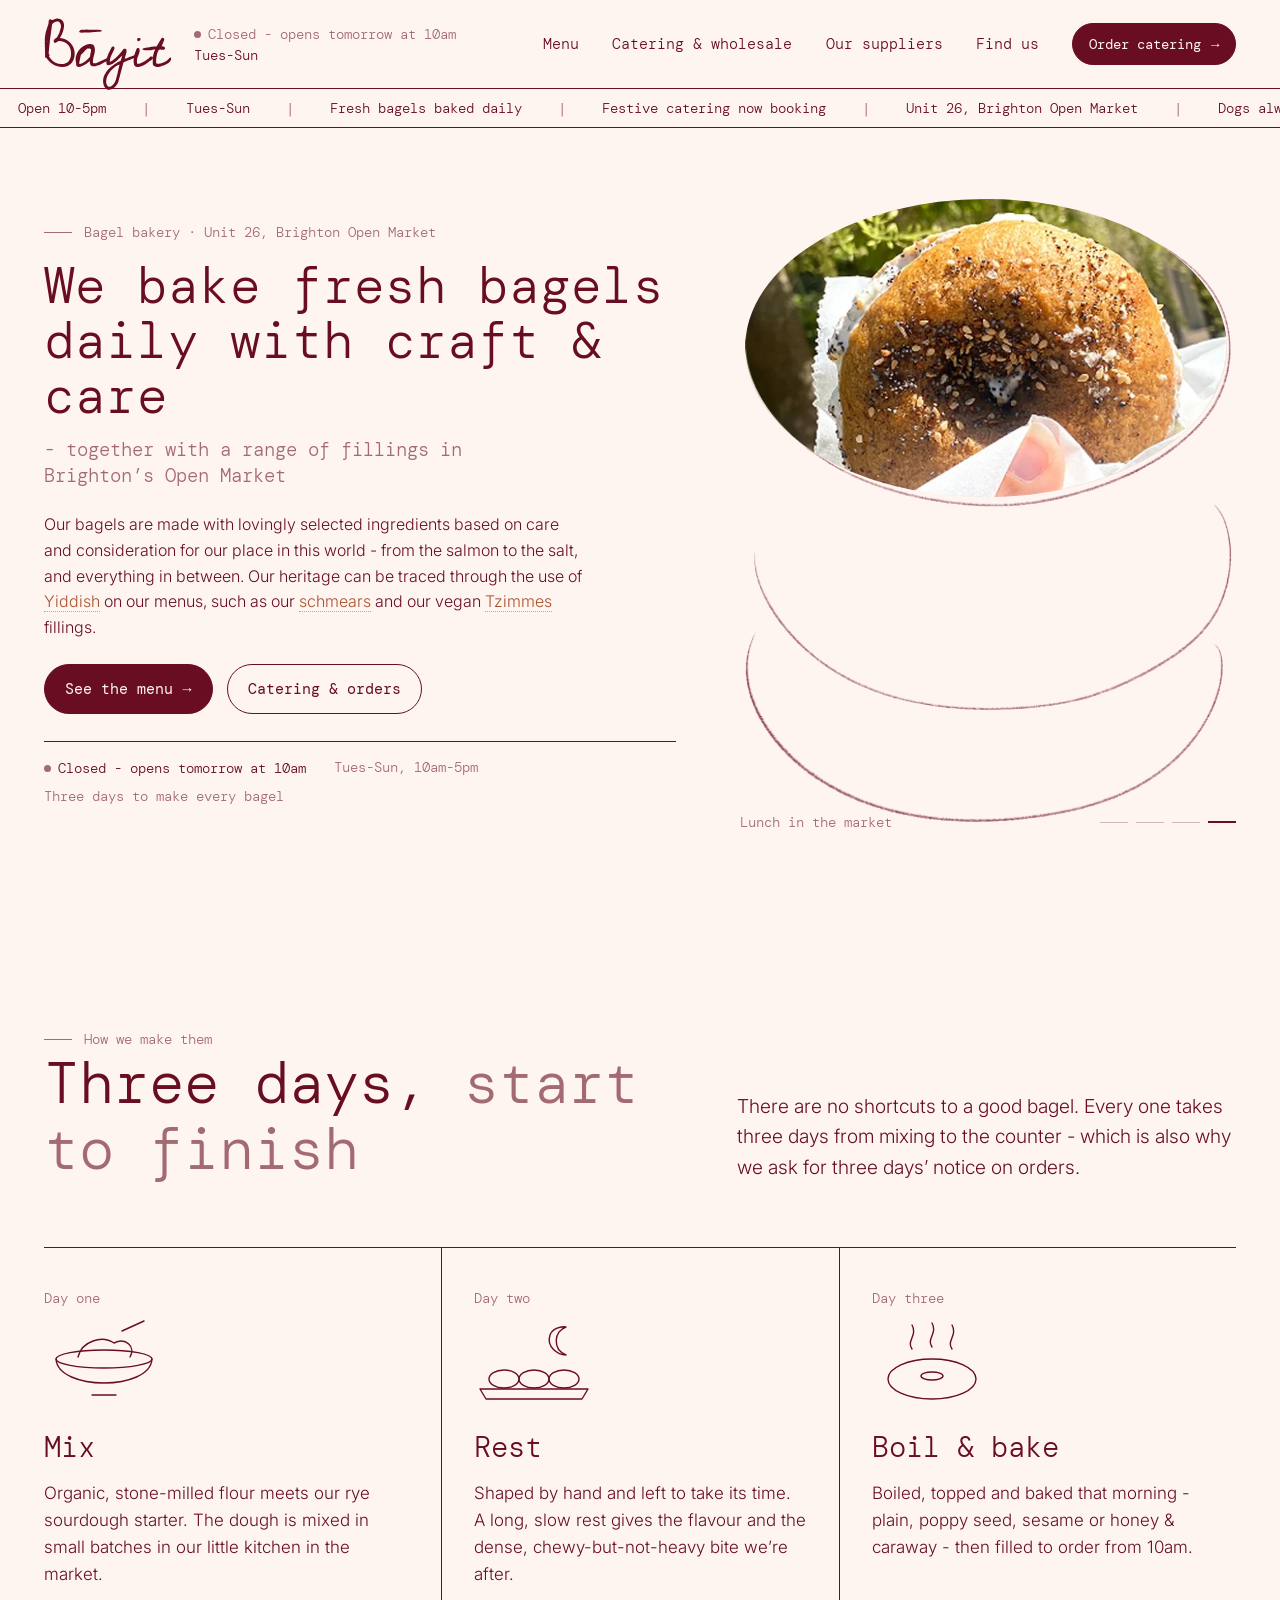
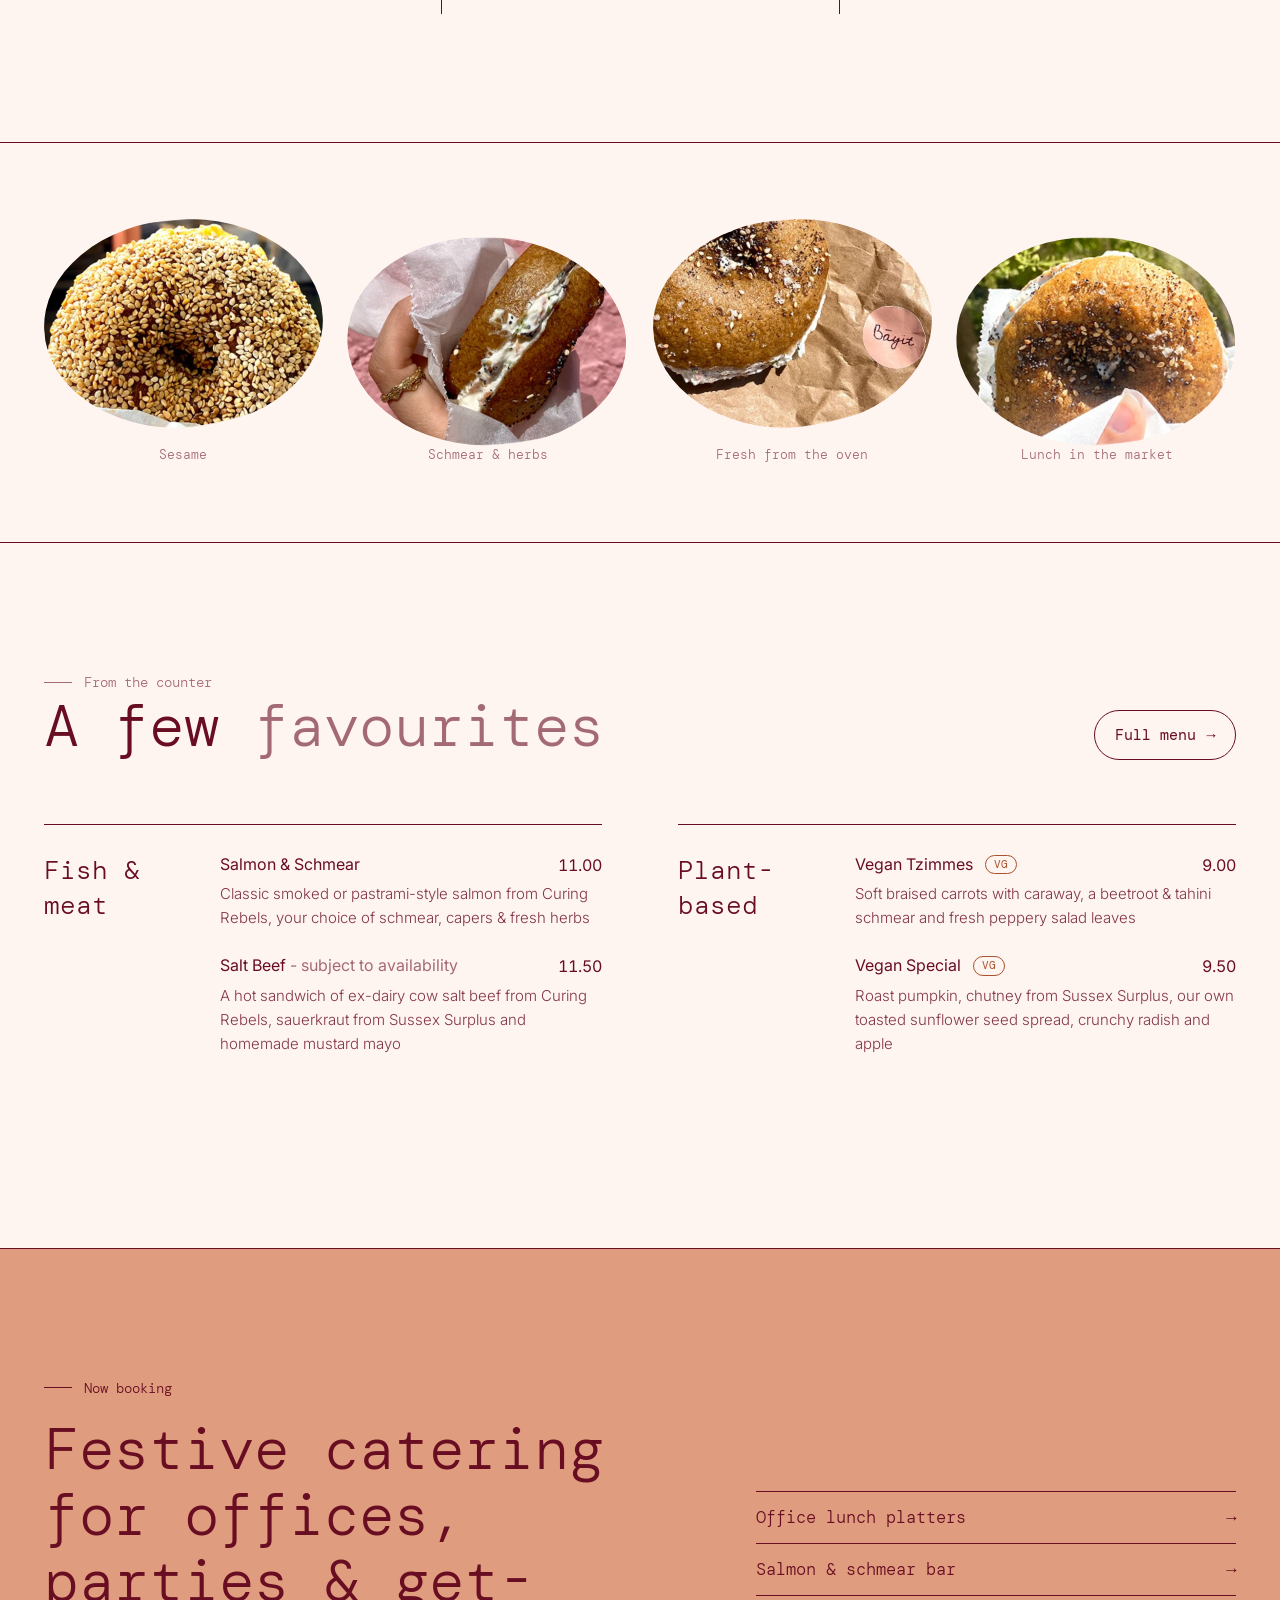
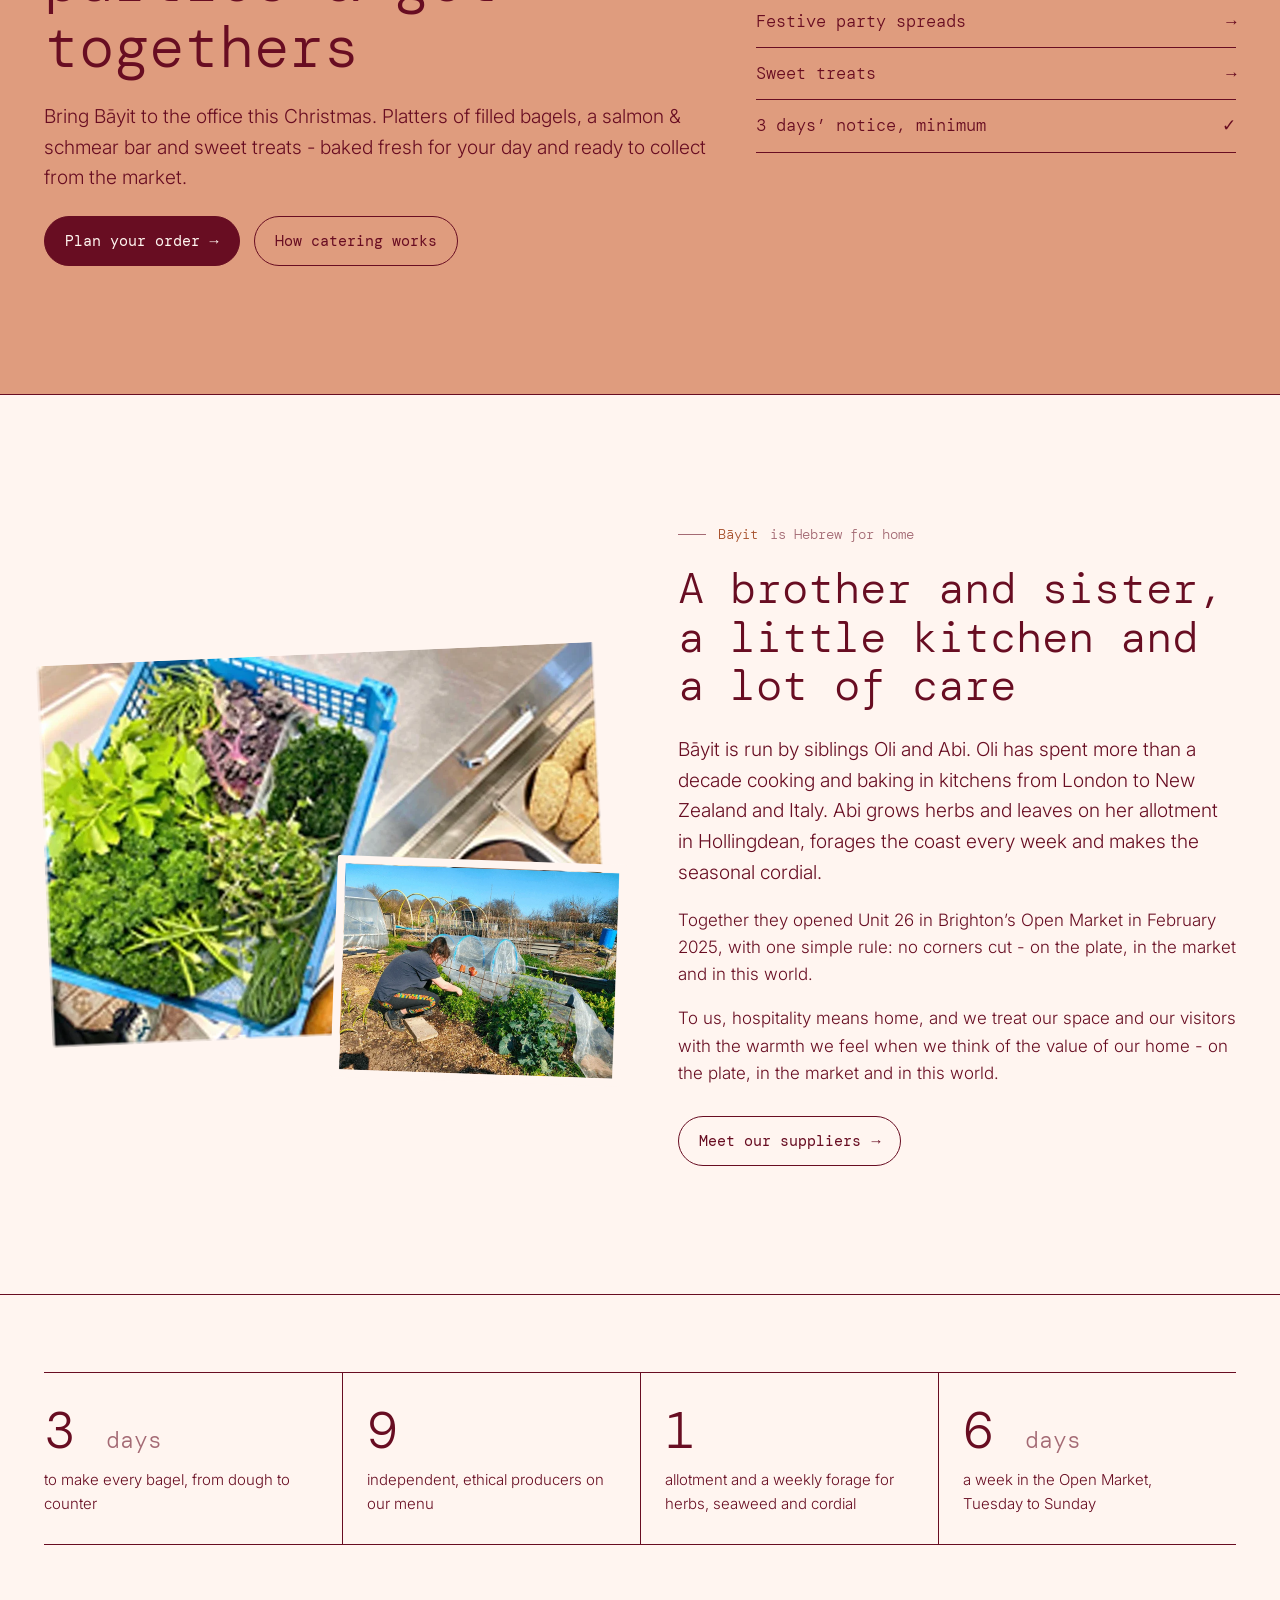
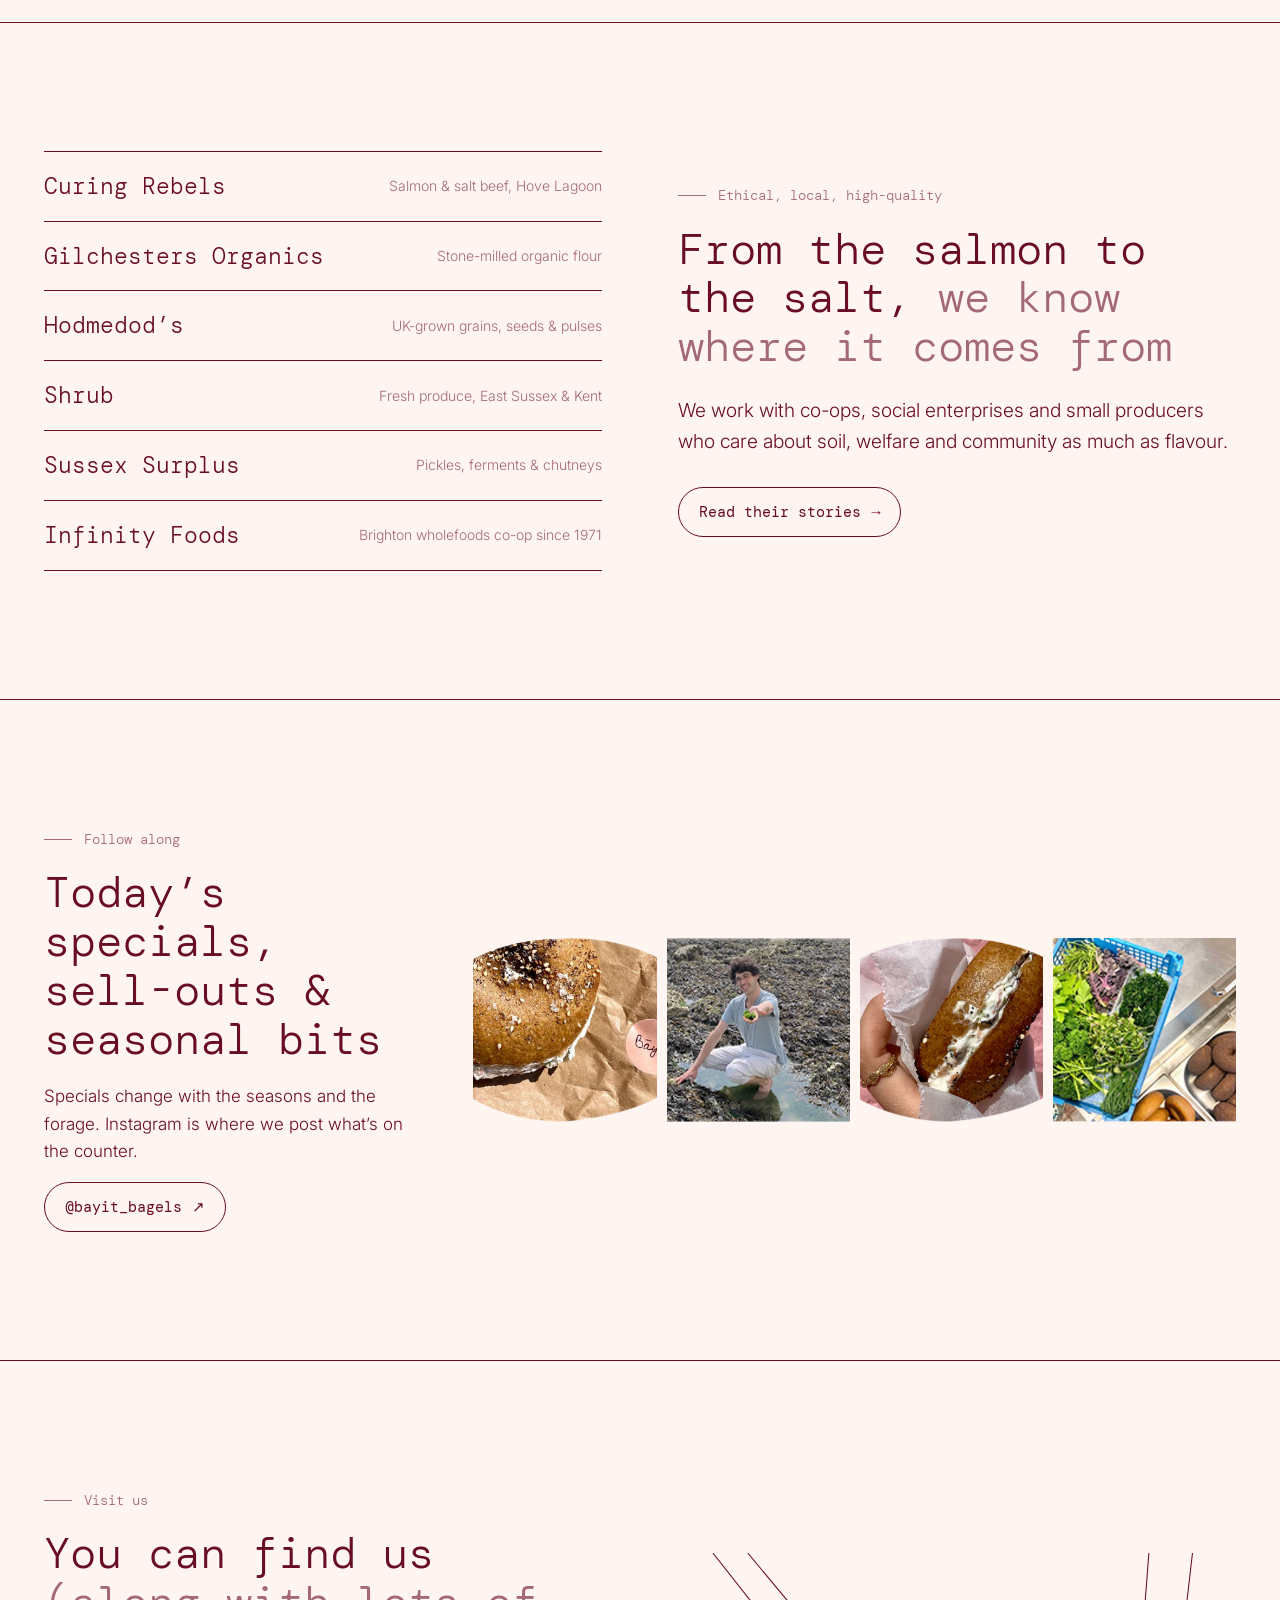
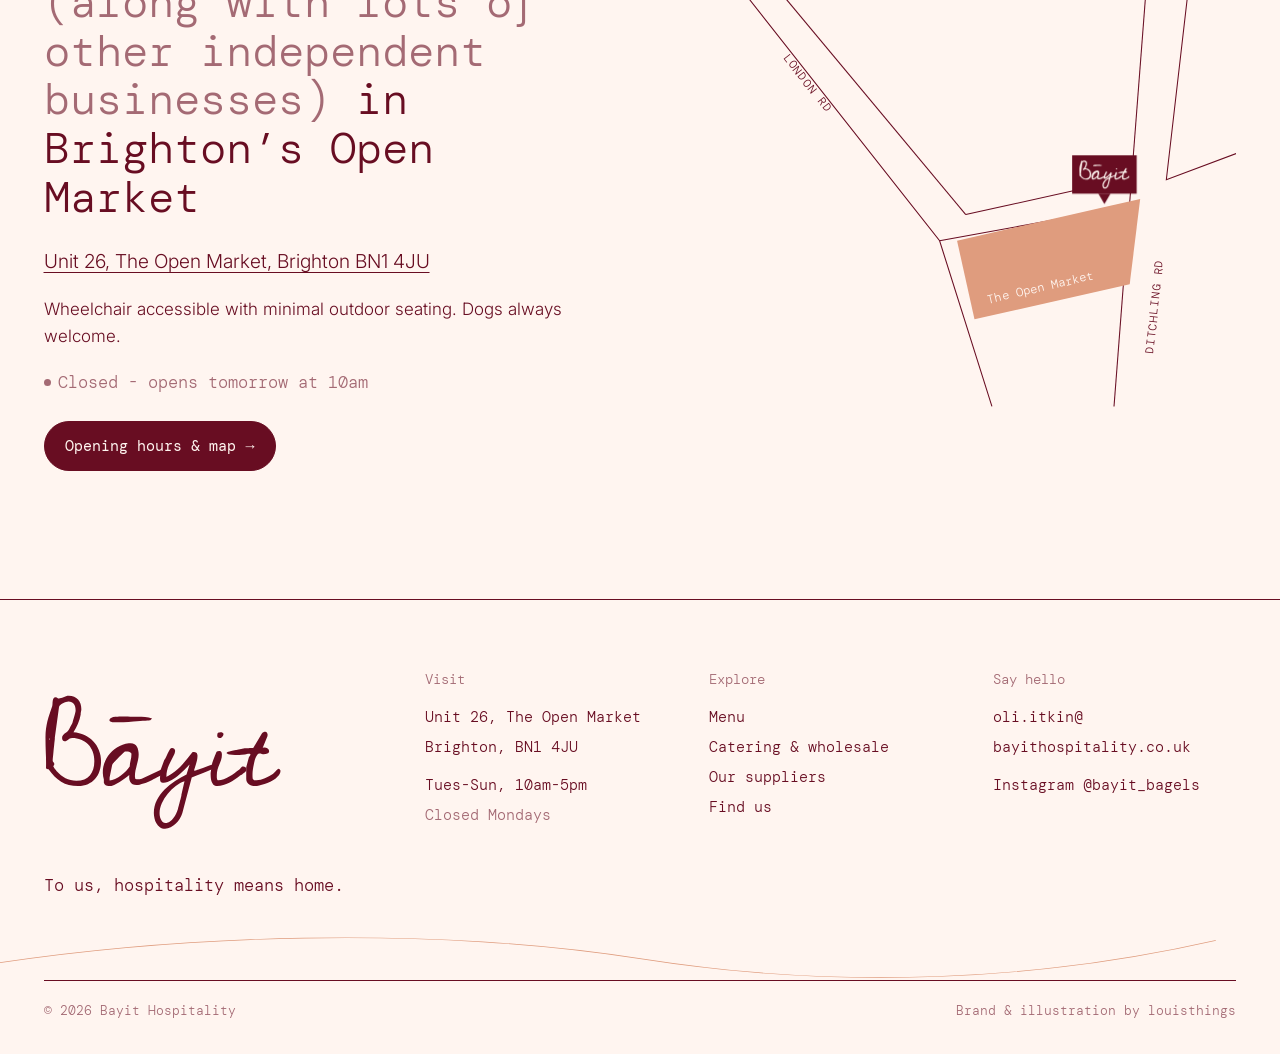
<file: index.html>
<!doctype html>
<html lang="en-GB">
<head>
<meta charset="utf-8">
<meta name="viewport" content="width=device-width, initial-scale=1">
<title>Bāyit Bagels - Fresh bagels baked daily in Brighton's Open Market</title>
<meta name="description" content="Bagels made over three days with stone-milled organic flour, filled with Sussex produce. Unit 26, Brighton Open Market. Open Tue-Sun 10-5. Catering, wholesale and pre-orders.">
<link rel="canonical" href="https://bayithospitality.co.uk/">
<meta name="theme-color" content="#FFF5F0">
<meta property="og:type" content="website">
<meta property="og:site_name" content="Bāyit Bagels">
<meta property="og:title" content="Bāyit Bagels - Fresh bagels baked daily in Brighton's Open Market">
<meta property="og:description" content="Bagels made over three days with stone-milled organic flour, filled with Sussex produce. Unit 26, Brighton Open Market. Open Tue-Sun 10-5. Catering, wholesale and pre-orders.">
<meta property="og:url" content="https://bayithospitality.co.uk/">
<meta property="og:image" content="https://bayithospitality.co.uk/assets/img/og-image.jpg">
<meta property="og:locale" content="en_GB">
<meta name="twitter:card" content="summary_large_image">
<link rel="icon" href="/assets/img/favicon-32.png" sizes="32x32">
<link rel="apple-touch-icon" href="/assets/img/apple-touch-icon.png">
<link rel="preconnect" href="https://fonts.googleapis.com">
<link rel="preconnect" href="https://fonts.gstatic.com" crossorigin>
<link href="https://fonts.googleapis.com/css2?family=DM+Mono:wght@300;400&family=Inter:wght@300;400&display=swap" rel="stylesheet">
<link rel="stylesheet" href="/assets/css/styles.css">
<script type="application/ld+json">
{
  "@context": "https://schema.org",
  "@type": "Bakery",
  "@id": "https://bayithospitality.co.uk/#bakery",
  "name": "Bāyit Bagels",
  "alternateName": "Bayit Hospitality",
  "url": "https://bayithospitality.co.uk/",
  "logo": "https://bayithospitality.co.uk/assets/img/favicon.png",
  "image": "https://bayithospitality.co.uk/assets/img/og-image.jpg",
  "description": "Bagel bakery in Brighton's Open Market. Bagels made over three days and filled with local, ethically sourced produce. Catering, wholesale and pre-orders.",
  "email": "oli.itkin@bayithospitality.co.uk",
  "servesCuisine": ["Bagels", "Jewish deli", "Bakery"],
  "priceRange": "£2-£12",
  "hasMenu": "https://bayithospitality.co.uk/menu/",
  "acceptsReservations": false,
  "address": {
    "@type": "PostalAddress",
    "streetAddress": "Unit 26, The Open Market, Marshalls Row",
    "addressLocality": "Brighton",
    "postalCode": "BN1 4JU",
    "addressCountry": "GB"
  },
  "geo": { "@type": "GeoCoordinates", "latitude": 50.8315474, "longitude": -0.1347281 },
  "openingHoursSpecification": [{
    "@type": "OpeningHoursSpecification",
    "dayOfWeek": ["Tuesday", "Wednesday", "Thursday", "Friday", "Saturday", "Sunday"],
    "opens": "10:00", "closes": "17:00"
  }],
  "sameAs": ["https://www.instagram.com/bayit_bagels/"]
}
</script>
</head>
<body>
<a class="skip-link" href="#main">Skip to content</a>
<header class="site-header">
  <div class="wrap">
    <a class="brand" href="/" aria-label="Bāyit Bagels home">
      <img src="/assets/img/wordmark.svg" alt="Bāyit" width="128" height="72">
      <span class="brand-meta">
        <span class="open-status" data-open-status>Open 10-5pm</span><br>
        Tues-Sun
      </span>
    </a>
    <button class="menu-toggle" aria-expanded="false" aria-controls="site-nav" aria-label="Menu">
      <span></span><span></span><span></span>
    </button>
    <nav class="nav" id="site-nav" aria-label="Main">
        <a href="/menu/">Menu</a>
        <a href="/cateringwholesale/">Catering & wholesale</a>
        <a href="/suppliers/">Our suppliers</a>
        <a href="/findus/">Find us</a>
        <a class="btn btn--solid" href="/cateringwholesale/#enquire">Order catering <span class="arrow" aria-hidden="true">→</span></a>
        <p class="mobile-meta mono"><span class="open-status" data-open-status>Open 10-5pm</span><br>Unit 26, The Open Market, Brighton BN1 4JU</p>
    </nav>
  </div>
</header>
<div class="ticker" aria-hidden="true">
  <div class="ticker-track">
    <span>Open 10-5pm</span><span>Tues-Sun</span><span>Fresh bagels baked daily</span><span>Festive catering now booking</span><span>Unit 26, Brighton Open Market</span><span>Dogs always welcome</span><span>Open 10-5pm</span><span>Tues-Sun</span><span>Fresh bagels baked daily</span><span>Festive catering now booking</span><span>Unit 26, Brighton Open Market</span><span>Dogs always welcome</span>
  </div>
</div>
<main id="main">
<section class="hero">
  <div class="wrap">
    <div class="hero-grid">
      <div class="hero-head">
        <p class="eyebrow reveal">Bagel bakery &middot; Unit 26, Brighton Open Market</p>
        <h1 class="display hero-title reveal">We bake fresh bagels daily with craft &amp; care</h1>
        <p class="hero-sub reveal" data-delay="1">- together with a range of fillings in Brighton’s Open Market</p>
      </div>
      <div class="hero-body">
        <p class="lede reveal" data-delay="1">Our bagels are made with lovingly selected ingredients based on care and consideration for our place in this world - from the salmon to the salt, and everything in between. Our heritage can be traced through the use of <span class="gloss" tabindex="0" data-def="The everyday language of Jewish communities in Central and Eastern Europe.">Yiddish</span> on our menus, such as our <span class="gloss" tabindex="0" data-def="Schmear: a generous spread, usually soft cheese, on a bagel.">schmears</span> and our vegan <span class="gloss" tabindex="0" data-def="Tzimmes: Yiddish for sweet. A traditional dish of soft braised carrots.">Tzimmes</span> fillings.</p>
        <div class="hero-actions reveal" data-delay="2">
          <a class="btn btn--solid" href="/menu/">See the menu <span class="arrow" aria-hidden="true">→</span></a>
          <a class="btn" href="/cateringwholesale/">Catering &amp; orders</a>
        </div>
        <ul class="hero-facts reveal" data-delay="3">
          <li><span class="open-status" data-open-status>Open 10-5pm</span></li>
          <li>Tues-Sun, 10am-5pm</li>
          <li>Three days to make every bagel</li>
        </ul>
      </div>

      <div class="hero-media reveal" data-delay="1">
        <div class="bagel-stack" data-slideshow aria-roledescription="carousel" aria-label="Photos of our bagels">
          <img class="layer l-top float" src="/assets/img/bagel-top.png" alt="" width="485" height="314">
          <img class="layer l-mid float" src="/assets/img/bagel-mid.png" alt="" width="491" height="220">
          <img class="layer l-bottom float" src="/assets/img/bagel-bottom.png" alt="" width="491" height="214">
          <div class="photo-oval float">
            <figure class="slide is-active"><img src="/assets/img/bagel-photo-2.webp" alt="A sesame bagel, thickly coated in toasted seeds" width="900" height="576" fetchpriority="high"><figcaption>Sesame</figcaption></figure>
            <figure class="slide"><img src="/assets/img/bagel-photo-3.webp" alt="A filled bagel with soft cheese, held in a paper wrap" width="900" height="576"><figcaption>Schmear &amp; herbs</figcaption></figure>
            <figure class="slide"><img src="/assets/img/bagel-photo-1.webp" alt="A dark, glossy bagel on brown paper with a Bāyit sticker" width="900" height="576"><figcaption>Fresh from the oven</figcaption></figure>
            <figure class="slide"><img src="/assets/img/bagel-photo-4.webp" alt="A seeded bagel in a paper wrap, outside in the sun" width="900" height="576"><figcaption>Lunch in the market</figcaption></figure>
          </div>
        </div>
        <div class="slide-meta mono" aria-hidden="true">
          <span data-slide-caption>Sesame</span>
          <span class="slide-dots" data-slide-dots></span>
        </div>
      </div>
    </div>
  </div>
</section>

<section class="section" id="process">
  <div class="wrap">
    <div class="section-head">
      <div>
        <p class="eyebrow">How we make them</p>
        <h2 class="h-xl reveal">Three days, <span class="soft">start to finish</span></h2>
      </div>
      <p class="lede reveal" style="max-width:26em">There are no shortcuts to a good bagel. Every one takes three days from mixing to the counter - which is also why we ask for three days’ notice on orders.</p>
    </div>
    <div class="days">
      <article class="day reveal" data-draw>
        <span class="day-num">Day one</span>
        <svg class="draw" viewBox="0 0 120 90" aria-hidden="true">
          <path d="M12 40 C 14 72, 106 72, 108 40"/>
          <ellipse cx="60" cy="40" rx="48" ry="9"/>
          <path d="M34 38 C 38 22, 58 16, 70 24 C 82 18, 92 28, 86 38"/>
          <path d="M78 12 L 100 2"/>
          <path d="M48 76 L 72 76"/>
        </svg>
        <h3>Mix</h3>
        <p>Organic, stone-milled flour meets our rye sourdough starter. The dough is mixed in small batches in our little kitchen in the market.</p>
      </article>
      <article class="day reveal" data-delay="1" data-draw>
        <span class="day-num">Day two</span>
        <svg class="draw" viewBox="0 0 120 90" aria-hidden="true">
          <path d="M6 70 L 114 70 L 108 80 L 12 80 Z"/>
          <ellipse cx="30" cy="60" rx="15" ry="9"/>
          <ellipse cx="60" cy="60" rx="15" ry="9"/>
          <ellipse cx="90" cy="60" rx="15" ry="9"/>
          <path d="M92 8 C 80 12, 78 30, 92 36 C 84 36, 72 28, 76 16 C 78 10, 86 7, 92 8 Z"/>
        </svg>
        <h3>Rest</h3>
        <p>Shaped by hand and left to take its time. A long, slow rest gives the flavour and the dense, chewy-but-not-heavy bite we’re after.</p>
      </article>
      <article class="day reveal" data-delay="2" data-draw>
        <span class="day-num">Day three</span>
        <svg class="draw" viewBox="0 0 120 90" aria-hidden="true">
          <ellipse cx="60" cy="60" rx="44" ry="20"/>
          <ellipse cx="60" cy="57" rx="11" ry="4"/>
          <path d="M40 30 C 34 22, 46 16, 40 6"/>
          <path d="M60 28 C 54 20, 66 14, 60 4"/>
          <path d="M80 30 C 74 22, 86 16, 80 6"/>
        </svg>
        <h3>Boil &amp; bake</h3>
        <p>Boiled, topped and baked that morning - plain, poppy seed, sesame or honey &amp; caraway - then filled to order from 10am.</p>
      </article>
    </div>
  </div>
</section>

<section class="section section--tight" id="bagels" aria-label="Photos of our bagels">
  <div class="wrap">
    <div class="ovals">
      <figure class="reveal"><div class="oval"><img src="/assets/img/bagel-photo-2.webp" alt="A sesame bagel, thickly coated in toasted seeds" loading="lazy" width="900" height="576"></div><figcaption>Sesame</figcaption></figure>
      <figure class="reveal" data-delay="1"><div class="oval"><img src="/assets/img/bagel-photo-3.webp" alt="A filled bagel with soft cheese, held in a paper wrap" loading="lazy" width="900" height="576"></div><figcaption>Schmear &amp; herbs</figcaption></figure>
      <figure class="reveal" data-delay="2"><div class="oval"><img src="/assets/img/bagel-photo-1.webp" alt="A dark, glossy bagel on brown paper with a Bāyit sticker" loading="lazy" width="900" height="576"></div><figcaption>Fresh from the oven</figcaption></figure>
      <figure class="reveal" data-delay="3"><div class="oval"><img src="/assets/img/bagel-photo-4.webp" alt="A seeded bagel in a paper wrap, outside in the sun" loading="lazy" width="900" height="576"></div><figcaption>Lunch in the market</figcaption></figure>
    </div>
  </div>
</section>

<section class="section" id="favourites">
  <div class="wrap">
    <div class="section-head">
      <div>
        <p class="eyebrow">From the counter</p>
        <h2 class="h-xl reveal">A few <span class="soft">favourites</span></h2>
      </div>
      <a class="btn" href="/menu/">Full menu <span class="arrow" aria-hidden="true">→</span></a>
    </div>
    <div class="board">
      <div class="board-group reveal">
        <h3>Fish &amp; meat</h3>
        <ul class="items">
          <li class="item"><span class="name">Salmon &amp; Schmear</span><span class="price">11.00</span><p>Classic smoked or pastrami-style salmon from Curing Rebels, your choice of schmear, capers &amp; fresh herbs</p></li>
          <li class="item"><span class="name">Salt Beef <span class="soft">- subject to availability</span></span><span class="price">11.50</span><p>A hot sandwich of ex-dairy cow salt beef from Curing Rebels, sauerkraut from Sussex Surplus and homemade mustard mayo</p></li>
        </ul>
      </div>
      <div class="board-group reveal" data-delay="1">
        <h3>Plant-based</h3>
        <ul class="items">
          <li class="item"><span class="name">Vegan Tzimmes <span class="tags"><span class="tag tag--vg">VG</span></span></span><span class="price">9.00</span><p>Soft braised carrots with caraway, a beetroot &amp; tahini schmear and fresh peppery salad leaves</p></li>
          <li class="item"><span class="name">Vegan Special <span class="tags"><span class="tag tag--vg">VG</span></span></span><span class="price">9.50</span><p>Roast pumpkin, chutney from Sussex Surplus, our own toasted sunflower seed spread, crunchy radish and apple</p></li>
        </ul>
      </div>
    </div>
  </div>
</section>

<section class="band section" id="festive">
  <div class="wrap">
    <div class="reveal">
      <p class="eyebrow" style="color:var(--ink)">Now booking</p>
      <h2 class="h-xl">Festive catering for offices, parties &amp; get-togethers</h2>
      <p class="lede" style="margin-top:20px">Bring Bāyit to the office this Christmas. Platters of filled bagels, a salmon &amp; schmear bar and sweet treats - baked fresh for your day and ready to collect from the market.</p>
      <div class="hero-actions">
        <a class="btn btn--solid" href="/cateringwholesale/#enquire">Plan your order <span class="arrow" aria-hidden="true">→</span></a>
        <a class="btn" href="/cateringwholesale/">How catering works</a>
      </div>
    </div>
    <ul class="reveal" data-delay="1">
      <li><span>Office lunch platters</span><span>→</span></li>
      <li><span>Salmon &amp; schmear bar</span><span>→</span></li>
      <li><span>Festive party spreads</span><span>→</span></li>
      <li><span>Sweet treats</span><span>→</span></li>
      <li><span>3 days’ notice, minimum</span><span>✓</span></li>
    </ul>
  </div>
</section>

<section class="section" id="story">
  <div class="wrap split">
    <div class="photo-pair reveal">
      <div class="tilt"><img src="/assets/suppliers/forage-crate.webp" alt="A crate of freshly foraged herbs and leaves next to trays of bagels" loading="lazy" width="900" height="674"></div>
      <div class="tilt tilt-2"><img src="/assets/suppliers/allotment.webp" alt="Tending the vegetable beds at the allotment in Hollingdean" loading="lazy" width="900" height="674"></div>
    </div>
    <div class="reveal" data-delay="1">
      <p class="eyebrow"><span class="yid">Bāyit</span> is Hebrew for home</p>
      <h2 class="h-lg">A brother and sister, a little kitchen and a lot of care</h2>
      <p class="lede" style="margin-top:24px">Bāyit is run by siblings Oli and Abi. Oli has spent more than a decade cooking and baking in kitchens from London to New Zealand and Italy. Abi grows herbs and leaves on her allotment in Hollingdean, forages the coast every week and makes the seasonal cordial.</p>
      <p>Together they opened Unit 26 in Brighton’s Open Market in February 2025, with one simple rule: no corners cut - on the plate, in the market and in this world.</p>
      <p>To us, hospitality means home, and we treat our space and our visitors with the warmth we feel when we think of the value of our home - on the plate, in the market and in this world.</p>
      <a class="btn" href="/suppliers/" style="margin-top:12px">Meet our suppliers <span class="arrow" aria-hidden="true">→</span></a>
    </div>
  </div>
</section>

<section class="section section--tight">
  <div class="wrap">
    <div class="stats">
      <div class="stat reveal"><span class="num">3 <small>days</small></span><p>to make every bagel, from dough to counter</p></div>
      <div class="stat reveal" data-delay="1"><span class="num">9</span><p>independent, ethical producers on our menu</p></div>
      <div class="stat reveal" data-delay="2"><span class="num">1</span><p>allotment and a weekly forage for herbs, seaweed and cordial</p></div>
      <div class="stat reveal" data-delay="3"><span class="num">6 <small>days</small></span><p>a week in the Open Market, Tuesday to Sunday</p></div>
    </div>
  </div>
</section>

<section class="section" id="sourcing">
  <div class="wrap split split--rev">
    <div class="reveal">
      <p class="eyebrow">Ethical, local, high-quality</p>
      <h2 class="h-lg">From the salmon to the salt, <span class="soft">we know where it comes from</span></h2>
      <p class="lede" style="margin-top:24px">We work with co-ops, social enterprises and small producers who care about soil, welfare and community as much as flavour.</p>
      <a class="btn" href="/suppliers/" style="margin-top:12px">Read their stories <span class="arrow" aria-hidden="true">→</span></a>
    </div>
    <ul class="supplier-names reveal" data-delay="1">
      <li><span>Curing Rebels</span><span>Salmon &amp; salt beef, Hove Lagoon</span></li>
      <li><span>Gilchesters Organics</span><span>Stone-milled organic flour</span></li>
      <li><span>Hodmedod’s</span><span>UK-grown grains, seeds &amp; pulses</span></li>
      <li><span>Shrub</span><span>Fresh produce, East Sussex &amp; Kent</span></li>
      <li><span>Sussex Surplus</span><span>Pickles, ferments &amp; chutneys</span></li>
      <li><span>Infinity Foods</span><span>Brighton wholefoods co-op since 1971</span></li>
    </ul>
  </div>
</section>

<section class="section">
  <div class="wrap ig">
    <div class="reveal">
      <p class="eyebrow">Follow along</p>
      <h2 class="h-lg">Today’s specials, sell-outs &amp; seasonal bits</h2>
      <p style="margin-top:20px">Specials change with the seasons and the forage. Instagram is where we post what’s on the counter.</p>
      <a class="btn" href="https://www.instagram.com/bayit_bagels/" target="_blank" rel="noopener">@bayit_bagels <span class="arrow" aria-hidden="true">↗</span></a>
    </div>
    <div class="ig-grid reveal" data-delay="1">
      <a href="https://www.instagram.com/bayit_bagels/" target="_blank" rel="noopener" aria-label="Bāyit on Instagram"><img src="/assets/img/bagel-photo-1.webp" alt="" loading="lazy"></a>
      <a href="https://www.instagram.com/bayit_bagels/" target="_blank" rel="noopener" aria-label="Bāyit on Instagram"><img src="/assets/suppliers/foraging.webp" alt="" loading="lazy"></a>
      <a href="https://www.instagram.com/bayit_bagels/" target="_blank" rel="noopener" aria-label="Bāyit on Instagram"><img src="/assets/img/bagel-photo-3.webp" alt="" loading="lazy"></a>
      <a href="https://www.instagram.com/bayit_bagels/" target="_blank" rel="noopener" aria-label="Bāyit on Instagram"><img src="/assets/suppliers/forage-crate.webp" alt="" loading="lazy"></a>
    </div>
  </div>
</section>

<section class="section" id="visit">
  <div class="wrap split">
    <div class="reveal">
      <p class="eyebrow">Visit us</p>
      <h2 class="h-lg">You can find us <span class="soft">(along with lots of other independent businesses)</span> in Brighton’s Open Market</h2>
      <p class="lede" style="margin-top:24px"><a href="/findus/">Unit 26, The Open Market, Brighton BN1 4JU</a></p>
      <p>Wheelchair accessible with minimal outdoor seating. Dogs always welcome.</p>
      <p class="mono"><span class="open-status" data-open-status>Open 10-5pm</span></p>
      <a class="btn btn--solid" href="/findus/" style="margin-top:8px">Opening hours &amp; map <span class="arrow" aria-hidden="true">→</span></a>
    </div>
    <a href="/findus/" class="reveal" data-delay="1" aria-label="Map showing Bāyit in the Open Market">
      <svg class="map" viewBox="0 0 640 520" aria-hidden="true">
        <g class="road"><path d="M40 0 L 300 330 L 360 520"/><path d="M80 0 L 330 300"/><path d="M540 0 L 500 520"/><path d="M590 0 L 560 260 L 640 230"/><path d="M300 330 L 520 290"/><path d="M330 300 L 510 260"/></g>
        <polygon class="market" points="320,330 530,282 518,380 340,420"/>
        <text class="market-label" x="356" y="402" transform="rotate(-13 356 402)">The Open Market</text>
        <text x="120" y="120" transform="rotate(52 120 120)">LONDON RD</text>
        <text x="545" y="460" transform="rotate(-84 545 460)">DITCHLING RD</text>
        <g class="pin"><rect x="452" y="232" width="74" height="44" fill="#680D22"/><path d="M482 276 L 489 288 L 496 276 Z" fill="#680D22"/><image href="/assets/img/wordmark-cream.svg" x="460" y="236" width="58" height="36"/></g>
      </svg>
    </a>
  </div>
</section>

</main>
<footer class="site-footer">
  <div class="wrap">
    <div class="footer-grid">
      <div class="footer-brand">
        <img src="/assets/img/wordmark.svg" alt="Bāyit" width="320" height="180" loading="lazy">
        <p class="mono" style="margin-top:20px">To us, hospitality means home.</p>
      </div>
      <div>
        <h2 class="mono">Visit</h2>
        <ul>
          <li><a href="https://www.google.com/maps/place/Bayit/@50.8315474,-0.1373084,17z/data=!3m1!4b1!4m6!3m5!1s0x48758500234355b3:0xc95901298066fd1e!8m2!3d50.8315474!4d-0.1347281!16s%2Fg%2F11m5m6hhw3" target="_blank" rel="noopener">Unit 26, The Open Market<br>Brighton, BN1 4JU</a></li>
          <li style="margin-top:8px">Tues-Sun, 10am-5pm</li>
          <li class="soft">Closed Mondays</li>
        </ul>
      </div>
      <div>
        <h2 class="mono">Explore</h2>
        <ul>
          <li><a href="/menu/">Menu</a></li>
          <li><a href="/cateringwholesale/">Catering & wholesale</a></li>
          <li><a href="/suppliers/">Our suppliers</a></li>
          <li><a href="/findus/">Find us</a></li>
        </ul>
      </div>
      <div>
        <h2 class="mono">Say hello</h2>
        <ul>
          <li><a href="mailto:oli.itkin@bayithospitality.co.uk">oli.itkin@<br>bayithospitality.co.uk</a></li>
          <li style="margin-top:8px"><a href="https://www.instagram.com/bayit_bagels/" target="_blank" rel="noopener">Instagram @bayit_bagels</a></li>
        </ul>
      </div>
    </div>
    <div class="footer-base">
      <span>© <span data-year>2026</span> Bayit Hospitality</span>
      <span>Brand &amp; illustration by <a href="http://louisthings.com/" target="_blank" rel="noopener">louisthings</a></span>
    </div>
  </div>
  <svg class="swoop" viewBox="0 0 1600 300" preserveAspectRatio="none" aria-hidden="true">
    <path d="M-20 120 C 300 10, 640 10, 880 80 S 1380 140, 1640 20"/>
  </svg>
</footer>
<script src="/assets/js/main.js" defer></script>
</body>
</html>
</file>
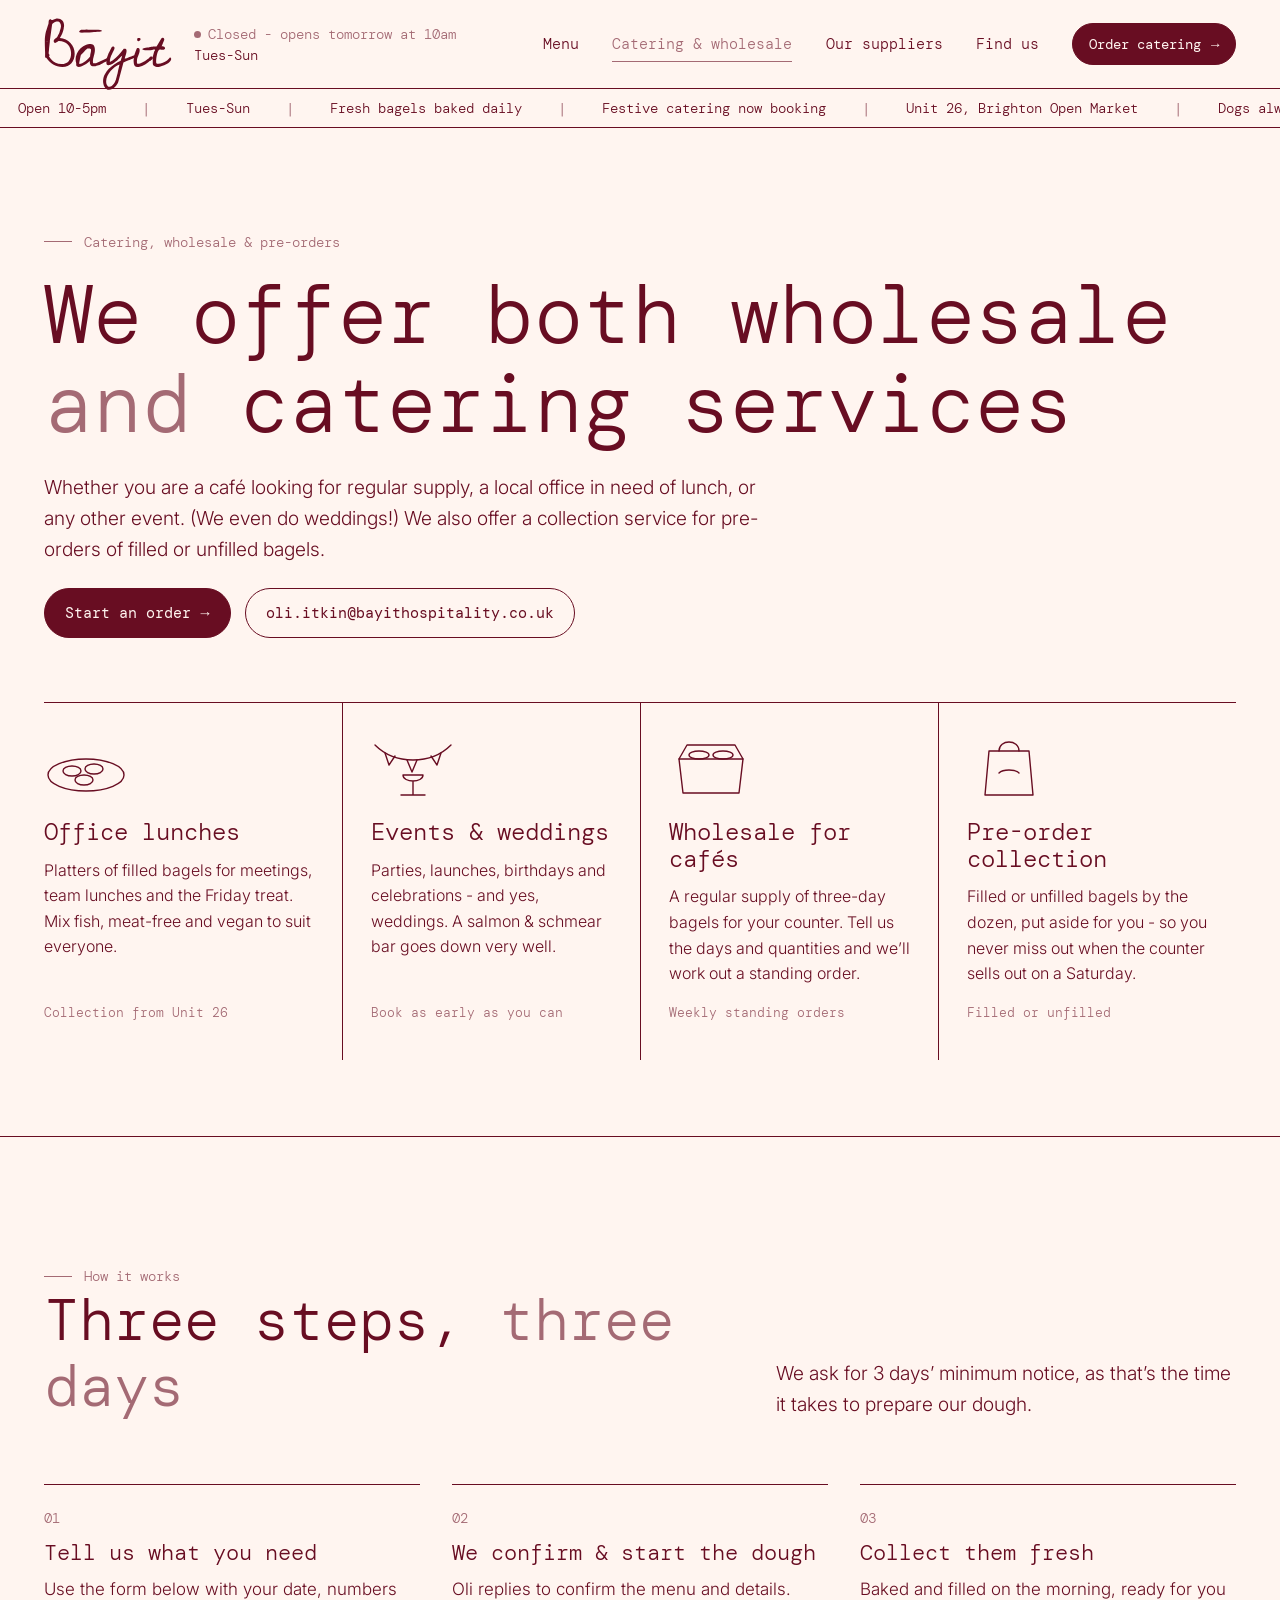
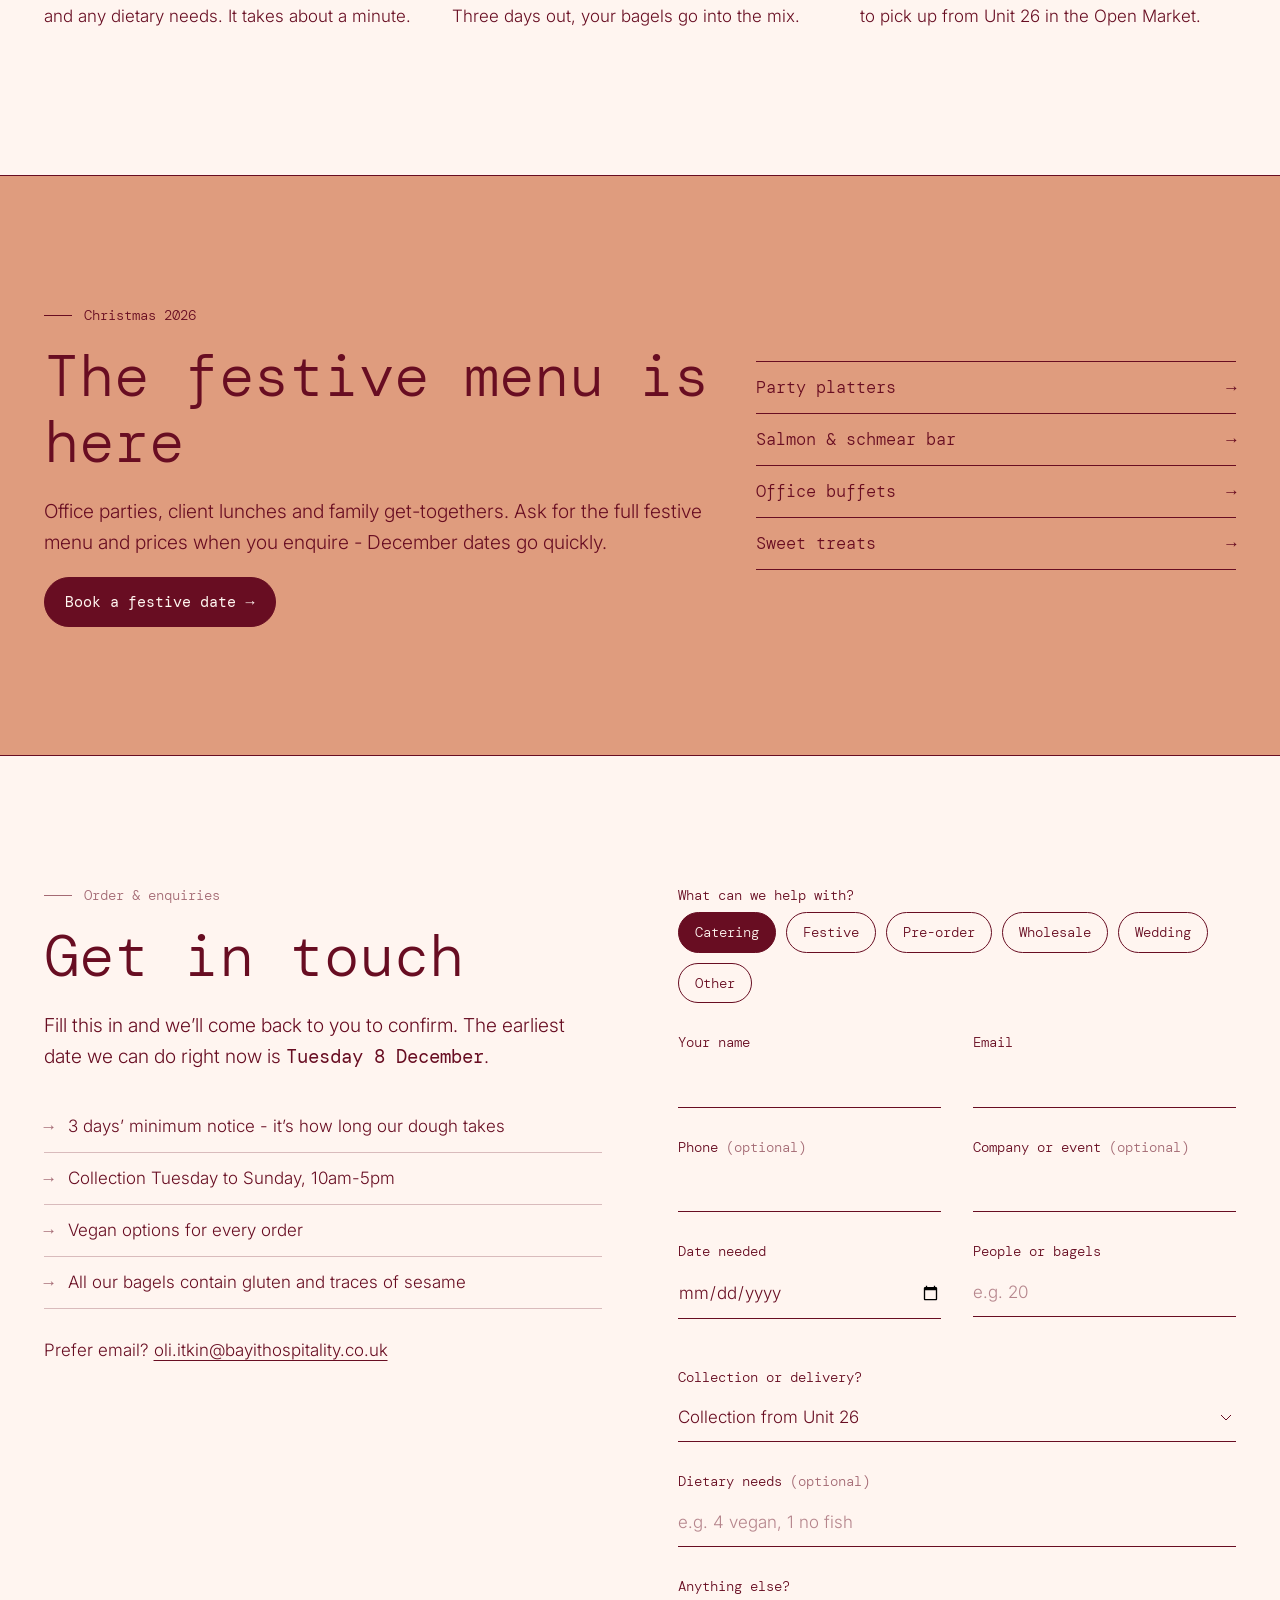
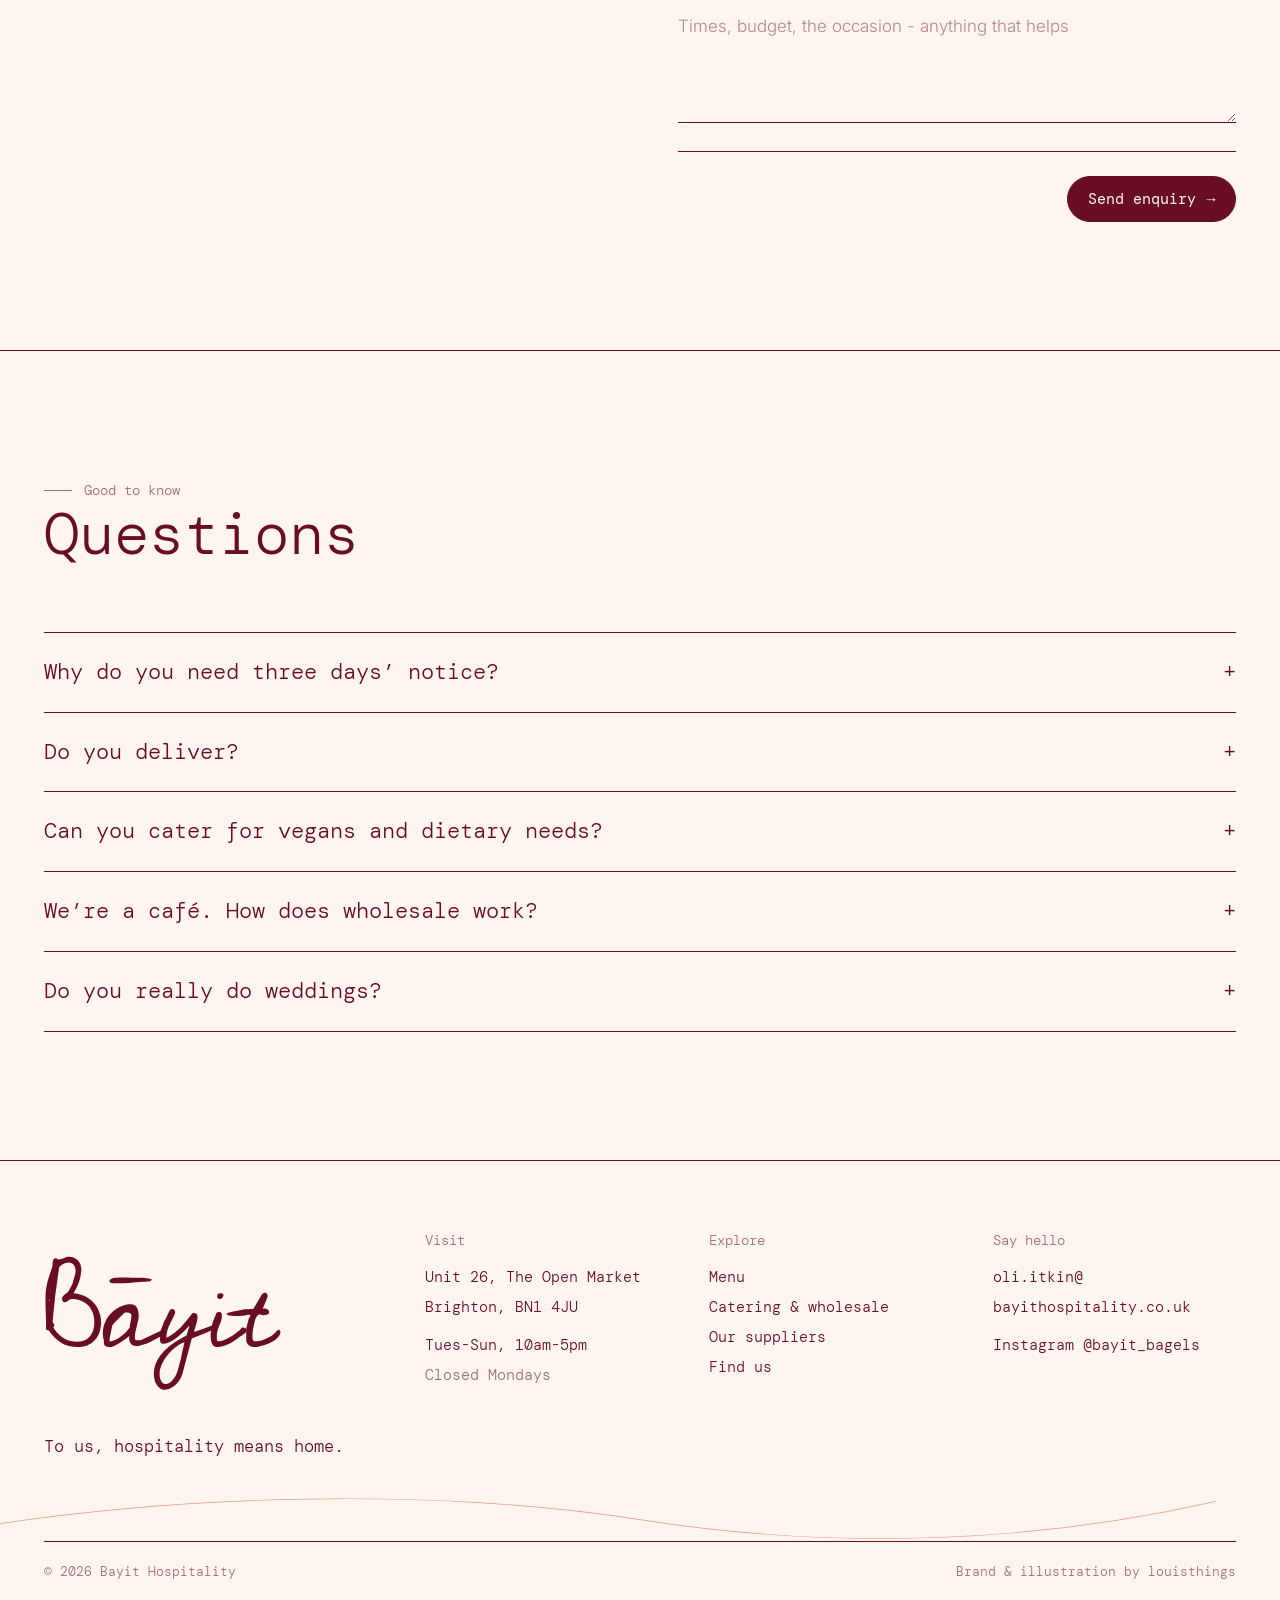
<file: cateringwholesale/index.html>
<!doctype html>
<html lang="en-GB">
<head>
<meta charset="utf-8">
<meta name="viewport" content="width=device-width, initial-scale=1">
<title>Catering, wholesale & pre-orders - Bāyit Bagels, Brighton</title>
<meta name="description" content="Office lunches, party platters, weddings and festive catering in Brighton. Wholesale bagels for cafés. Order with 3 days' notice.">
<link rel="canonical" href="https://bayithospitality.co.uk/cateringwholesale/">
<meta name="theme-color" content="#FFF5F0">
<meta property="og:type" content="website">
<meta property="og:site_name" content="Bāyit Bagels">
<meta property="og:title" content="Catering, wholesale & pre-orders - Bāyit Bagels, Brighton">
<meta property="og:description" content="Office lunches, party platters, weddings and festive catering in Brighton. Wholesale bagels for cafés. Order with 3 days' notice.">
<meta property="og:url" content="https://bayithospitality.co.uk/cateringwholesale/">
<meta property="og:image" content="https://bayithospitality.co.uk/assets/img/og-image.jpg">
<meta property="og:locale" content="en_GB">
<meta name="twitter:card" content="summary_large_image">
<link rel="icon" href="/assets/img/favicon-32.png" sizes="32x32">
<link rel="apple-touch-icon" href="/assets/img/apple-touch-icon.png">
<link rel="preconnect" href="https://fonts.googleapis.com">
<link rel="preconnect" href="https://fonts.gstatic.com" crossorigin>
<link href="https://fonts.googleapis.com/css2?family=DM+Mono:wght@300;400&family=Inter:wght@300;400&display=swap" rel="stylesheet">
<link rel="stylesheet" href="/assets/css/styles.css">
<script type="application/ld+json">
{
  "@context": "https://schema.org",
  "@type": "Bakery",
  "@id": "https://bayithospitality.co.uk/#bakery",
  "name": "Bāyit Bagels",
  "alternateName": "Bayit Hospitality",
  "url": "https://bayithospitality.co.uk/",
  "logo": "https://bayithospitality.co.uk/assets/img/favicon.png",
  "image": "https://bayithospitality.co.uk/assets/img/og-image.jpg",
  "description": "Bagel bakery in Brighton's Open Market. Bagels made over three days and filled with local, ethically sourced produce. Catering, wholesale and pre-orders.",
  "email": "oli.itkin@bayithospitality.co.uk",
  "servesCuisine": ["Bagels", "Jewish deli", "Bakery"],
  "priceRange": "£2-£12",
  "hasMenu": "https://bayithospitality.co.uk/menu/",
  "acceptsReservations": false,
  "address": {
    "@type": "PostalAddress",
    "streetAddress": "Unit 26, The Open Market, Marshalls Row",
    "addressLocality": "Brighton",
    "postalCode": "BN1 4JU",
    "addressCountry": "GB"
  },
  "geo": { "@type": "GeoCoordinates", "latitude": 50.8315474, "longitude": -0.1347281 },
  "openingHoursSpecification": [{
    "@type": "OpeningHoursSpecification",
    "dayOfWeek": ["Tuesday", "Wednesday", "Thursday", "Friday", "Saturday", "Sunday"],
    "opens": "10:00", "closes": "17:00"
  }],
  "sameAs": ["https://www.instagram.com/bayit_bagels/"]
}
</script>
</head>
<body>
<a class="skip-link" href="#main">Skip to content</a>
<header class="site-header">
  <div class="wrap">
    <a class="brand" href="/" aria-label="Bāyit Bagels home">
      <img src="/assets/img/wordmark.svg" alt="Bāyit" width="128" height="72">
      <span class="brand-meta">
        <span class="open-status" data-open-status>Open 10-5pm</span><br>
        Tues-Sun
      </span>
    </a>
    <button class="menu-toggle" aria-expanded="false" aria-controls="site-nav" aria-label="Menu">
      <span></span><span></span><span></span>
    </button>
    <nav class="nav" id="site-nav" aria-label="Main">
        <a href="/menu/">Menu</a>
        <a href="/cateringwholesale/" aria-current="page">Catering & wholesale</a>
        <a href="/suppliers/">Our suppliers</a>
        <a href="/findus/">Find us</a>
        <a class="btn btn--solid" href="/cateringwholesale/#enquire">Order catering <span class="arrow" aria-hidden="true">→</span></a>
        <p class="mobile-meta mono"><span class="open-status" data-open-status>Open 10-5pm</span><br>Unit 26, The Open Market, Brighton BN1 4JU</p>
    </nav>
  </div>
</header>
<div class="ticker" aria-hidden="true">
  <div class="ticker-track">
    <span>Open 10-5pm</span><span>Tues-Sun</span><span>Fresh bagels baked daily</span><span>Festive catering now booking</span><span>Unit 26, Brighton Open Market</span><span>Dogs always welcome</span><span>Open 10-5pm</span><span>Tues-Sun</span><span>Fresh bagels baked daily</span><span>Festive catering now booking</span><span>Unit 26, Brighton Open Market</span><span>Dogs always welcome</span>
  </div>
</div>
<main id="main">
<section class="page-hero">
  <div class="wrap">
    <p class="eyebrow">Catering, wholesale &amp; pre-orders</p>
    <h1 class="display reveal">We offer both wholesale <span class="soft">and</span> catering services</h1>
    <p class="lede reveal" data-delay="1">Whether you are a café looking for regular supply, a local office in need of lunch, or any other event. (We even do weddings!) We also offer a collection service for pre-orders of filled or unfilled bagels.</p>
    <div class="hero-actions reveal" data-delay="2">
      <a class="btn btn--solid" href="#enquire">Start an order <span class="arrow" aria-hidden="true">→</span></a>
      <a class="btn" href="mailto:oli.itkin@bayithospitality.co.uk">oli.itkin@bayithospitality.co.uk</a>
    </div>
  </div>
</section>

<section class="section section--tight" style="padding-top:0">
  <div class="wrap">
    <div class="cards">
      <article class="card reveal" data-draw>
        <svg class="draw" viewBox="0 0 84 64" aria-hidden="true"><ellipse cx="42" cy="40" rx="38" ry="16"/><ellipse cx="28" cy="36" rx="9" ry="5"/><ellipse cx="50" cy="34" rx="9" ry="5"/><ellipse cx="40" cy="45" rx="9" ry="5"/></svg>
        <h3>Office lunches</h3>
        <p>Platters of filled bagels for meetings, team lunches and the Friday treat. Mix fish, meat-free and vegan to suit everyone.</p>
        <span class="meta">Collection from Unit 26</span>
      </article>
      <article class="card reveal" data-delay="1" data-draw>
        <svg class="draw" viewBox="0 0 84 64" aria-hidden="true"><path d="M4 10 C 24 30, 60 30, 80 10"/><path d="M14 18 L 18 30 L 24 21"/><path d="M36 25 L 41 37 L 46 25"/><path d="M60 21 L 66 30 L 70 18"/><path d="M30 60 L 54 60 M 42 60 L 42 46 M 32 40 C 32 48, 52 48, 52 40 Z"/></svg>
        <h3>Events &amp; weddings</h3>
        <p>Parties, launches, birthdays and celebrations - and yes, weddings. A salmon &amp; schmear bar goes down very well.</p>
        <span class="meta">Book as early as you can</span>
      </article>
      <article class="card reveal" data-delay="2" data-draw>
        <svg class="draw" viewBox="0 0 84 64" aria-hidden="true"><path d="M10 24 L 74 24 L 70 58 L 14 58 Z"/><path d="M10 24 L 18 10 L 66 10 L 74 24"/><ellipse cx="30" cy="20" rx="10" ry="4"/><ellipse cx="54" cy="20" rx="10" ry="4"/></svg>
        <h3>Wholesale for cafés</h3>
        <p>A regular supply of three-day bagels for your counter. Tell us the days and quantities and we’ll work out a standing order.</p>
        <span class="meta">Weekly standing orders</span>
      </article>
      <article class="card reveal" data-delay="3" data-draw>
        <svg class="draw" viewBox="0 0 84 64" aria-hidden="true"><path d="M22 16 L 62 16 L 66 60 L 18 60 Z"/><path d="M32 16 C 32 4, 52 4, 52 16"/><path d="M32 38 C 36 34, 48 34, 52 38"/></svg>
        <h3>Pre-order collection</h3>
        <p>Filled or unfilled bagels by the dozen, put aside for you - so you never miss out when the counter sells out on a Saturday.</p>
        <span class="meta">Filled or unfilled</span>
      </article>
    </div>
  </div>
</section>

<section class="section">
  <div class="wrap">
    <div class="section-head">
      <div>
        <p class="eyebrow">How it works</p>
        <h2 class="h-xl reveal">Three steps, <span class="soft">three days</span></h2>
      </div>
      <p class="lede reveal" style="max-width:24em">We ask for 3 days’ minimum notice, as that’s the time it takes to prepare our dough.</p>
    </div>
    <ol class="steps">
      <li class="reveal"><h3>Tell us what you need</h3><p>Use the form below with your date, numbers and any dietary needs. It takes about a minute.</p></li>
      <li class="reveal" data-delay="1"><h3>We confirm &amp; start the dough</h3><p>Oli replies to confirm the menu and details. Three days out, your bagels go into the mix.</p></li>
      <li class="reveal" data-delay="2"><h3>Collect them fresh</h3><p>Baked and filled on the morning, ready for you to pick up from Unit 26 in the Open Market.</p></li>
    </ol>
  </div>
</section>

<section class="band section" id="festive">
  <div class="wrap">
    <div class="reveal">
      <p class="eyebrow" style="color:var(--ink)">Christmas 2026</p>
      <h2 class="h-xl">The festive menu is here</h2>
      <p class="lede" style="margin-top:20px">Office parties, client lunches and family get-togethers. Ask for the full festive menu and prices when you enquire - December dates go quickly.</p>
      <a class="btn btn--solid" href="#enquire">Book a festive date <span class="arrow" aria-hidden="true">→</span></a>
    </div>
    <ul class="reveal" data-delay="1">
      <li><span>Party platters</span><span>→</span></li>
      <li><span>Salmon &amp; schmear bar</span><span>→</span></li>
      <li><span>Office buffets</span><span>→</span></li>
      <li><span>Sweet treats</span><span>→</span></li>
    </ul>
  </div>
</section>

<section class="section" id="enquire">
  <div class="wrap split" style="align-items:start">
    <div class="reveal">
      <p class="eyebrow">Order &amp; enquiries</p>
      <h2 class="h-xl">Get in touch</h2>
      <p class="lede" style="margin-top:20px">Fill this in and we’ll come back to you to confirm. The earliest date we can do right now is <strong class="mono" data-earliest>three days from today</strong>.</p>
      <ul class="facts" style="margin-top:28px">
        <li>3 days’ minimum notice - it’s how long our dough takes</li>
        <li>Collection Tuesday to Sunday, 10am-5pm</li>
        <li>Vegan options for every order</li>
        <li>All our bagels contain gluten and traces of sesame</li>
      </ul>
      <p style="margin-top:28px">Prefer email? <a href="mailto:oli.itkin@bayithospitality.co.uk">oli.itkin@bayithospitality.co.uk</a></p>
    </div>

    <form id="enquiry-form" class="form reveal" data-delay="1" novalidate>
      <div class="field field--full">
        <label>What can we help with?</label>
        <div class="chips">
          <label><input type="radio" name="type" value="Catering" checked><span>Catering</span></label>
          <label><input type="radio" name="type" value="Festive catering"><span>Festive</span></label>
          <label><input type="radio" name="type" value="Pre-order"><span>Pre-order</span></label>
          <label><input type="radio" name="type" value="Wholesale"><span>Wholesale</span></label>
          <label><input type="radio" name="type" value="Wedding"><span>Wedding</span></label>
          <label><input type="radio" name="type" value="Other"><span>Other</span></label>
        </div>
      </div>
      <div class="field">
        <label for="name">Your name</label>
        <input id="name" name="name" autocomplete="name" required>
      </div>
      <div class="field">
        <label for="email">Email</label>
        <input id="email" name="email" type="email" autocomplete="email" required>
      </div>
      <div class="field">
        <label for="phone">Phone <span class="opt">(optional)</span></label>
        <input id="phone" name="phone" type="tel" autocomplete="tel">
      </div>
      <div class="field">
        <label for="company">Company or event <span class="opt">(optional)</span></label>
        <input id="company" name="company" autocomplete="organization">
      </div>
      <div class="field">
        <label for="date">Date needed</label>
        <input id="date" name="date" type="date" required>
        <span class="error" id="date-error" aria-live="polite"></span>
      </div>
      <div class="field">
        <label for="quantity">People or bagels</label>
        <input id="quantity" name="quantity" type="number" min="1" inputmode="numeric" placeholder="e.g. 20" required>
      </div>
      <div class="field field--full">
        <label for="handover">Collection or delivery?</label>
        <select id="handover" name="handover">
          <option>Collection from Unit 26</option>
          <option>Delivery - please ask</option>
          <option>Not sure yet</option>
        </select>
      </div>
      <div class="field field--full">
        <label for="dietary">Dietary needs <span class="opt">(optional)</span></label>
        <input id="dietary" name="dietary" placeholder="e.g. 4 vegan, 1 no fish">
      </div>
      <div class="field field--full">
        <label for="message">Anything else?</label>
        <textarea id="message" name="message" placeholder="Times, budget, the occasion - anything that helps"></textarea>
      </div>
      <div class="form-foot">
        <span class="form-status" aria-live="polite"></span>
        <button class="btn btn--solid" type="submit">Send enquiry <span class="arrow" aria-hidden="true">→</span></button>
      </div>
    </form>
  </div>
</section>

<section class="section">
  <div class="wrap">
    <div class="section-head">
      <div>
        <p class="eyebrow">Good to know</p>
        <h2 class="h-xl reveal">Questions</h2>
      </div>
    </div>
    <div class="faq reveal">
      <details>
        <summary>Why do you need three days’ notice?</summary>
        <p>Our bagels take three days from mixing to baking. We start the dough for your order three days before you collect it, so anything shorter than that simply isn’t possible without cutting corners - and we don’t cut corners.</p>
      </details>
      <details>
        <summary>Do you deliver?</summary>
        <p>Most orders are collected from Unit 26 in the Open Market. If you need delivery for an office or event, choose “Delivery - please ask” on the form and we’ll let you know what we can do.</p>
      </details>
      <details>
        <summary>Can you cater for vegans and dietary needs?</summary>
        <p>Yes - we have vegan fillings and schmears, and can mix fish, meat-free and vegan on one order. Please note that all our products contain gluten and traces of sesame seeds.</p>
      </details>
      <details>
        <summary>We’re a café. How does wholesale work?</summary>
        <p>Tell us roughly how many bagels you need, which days, and whether you want them filled or plain. We’ll come back with pricing and set up a regular standing order.</p>
      </details>
      <details>
        <summary>Do you really do weddings?</summary>
        <p>We really do. Get in touch as early as you can with the date and numbers and we’ll talk through what would work.</p>
      </details>
    </div>
  </div>
</section>

</main>
<footer class="site-footer">
  <div class="wrap">
    <div class="footer-grid">
      <div class="footer-brand">
        <img src="/assets/img/wordmark.svg" alt="Bāyit" width="320" height="180" loading="lazy">
        <p class="mono" style="margin-top:20px">To us, hospitality means home.</p>
      </div>
      <div>
        <h2 class="mono">Visit</h2>
        <ul>
          <li><a href="https://www.google.com/maps/place/Bayit/@50.8315474,-0.1373084,17z/data=!3m1!4b1!4m6!3m5!1s0x48758500234355b3:0xc95901298066fd1e!8m2!3d50.8315474!4d-0.1347281!16s%2Fg%2F11m5m6hhw3" target="_blank" rel="noopener">Unit 26, The Open Market<br>Brighton, BN1 4JU</a></li>
          <li style="margin-top:8px">Tues-Sun, 10am-5pm</li>
          <li class="soft">Closed Mondays</li>
        </ul>
      </div>
      <div>
        <h2 class="mono">Explore</h2>
        <ul>
          <li><a href="/menu/">Menu</a></li>
          <li><a href="/cateringwholesale/">Catering & wholesale</a></li>
          <li><a href="/suppliers/">Our suppliers</a></li>
          <li><a href="/findus/">Find us</a></li>
        </ul>
      </div>
      <div>
        <h2 class="mono">Say hello</h2>
        <ul>
          <li><a href="mailto:oli.itkin@bayithospitality.co.uk">oli.itkin@<br>bayithospitality.co.uk</a></li>
          <li style="margin-top:8px"><a href="https://www.instagram.com/bayit_bagels/" target="_blank" rel="noopener">Instagram @bayit_bagels</a></li>
        </ul>
      </div>
    </div>
    <div class="footer-base">
      <span>© <span data-year>2026</span> Bayit Hospitality</span>
      <span>Brand &amp; illustration by <a href="http://louisthings.com/" target="_blank" rel="noopener">louisthings</a></span>
    </div>
  </div>
  <svg class="swoop" viewBox="0 0 1600 300" preserveAspectRatio="none" aria-hidden="true">
    <path d="M-20 120 C 300 10, 640 10, 880 80 S 1380 140, 1640 20"/>
  </svg>
</footer>
<script src="/assets/js/main.js" defer></script>
</body>
</html>
</file>
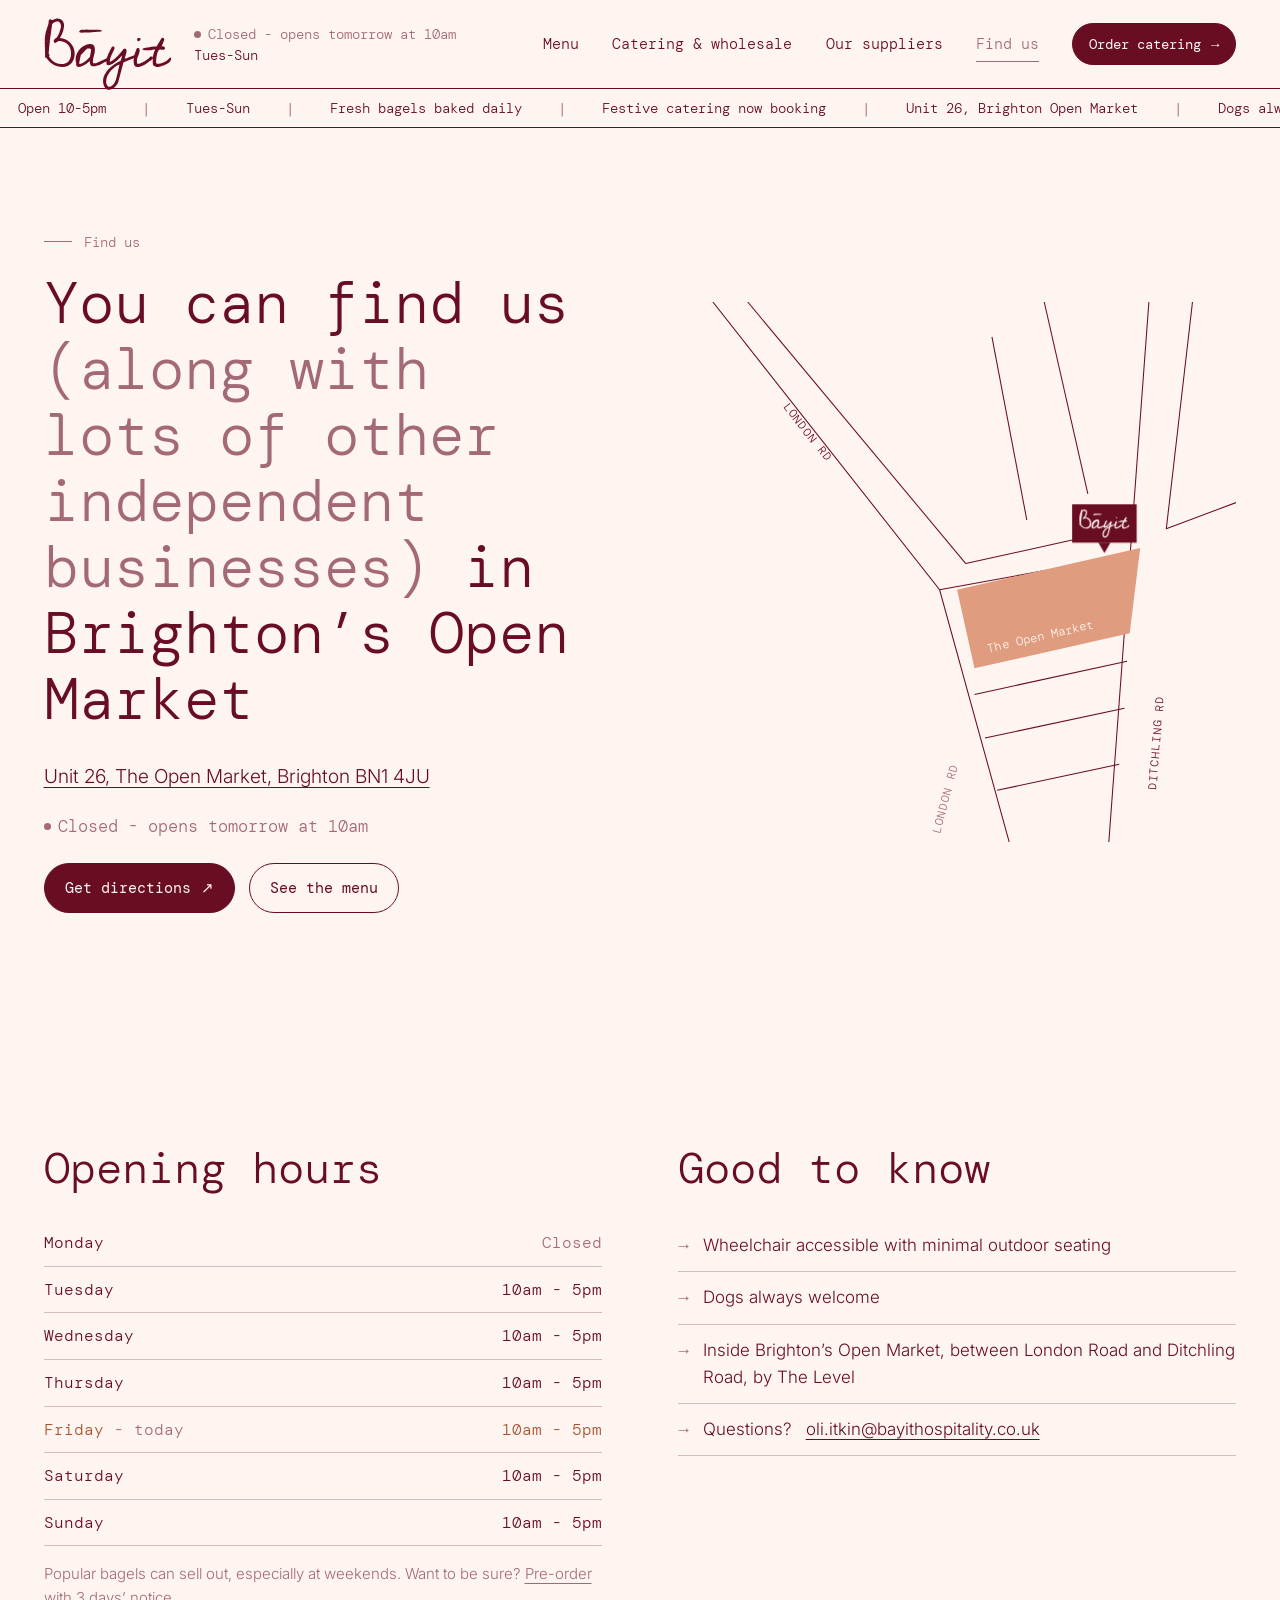
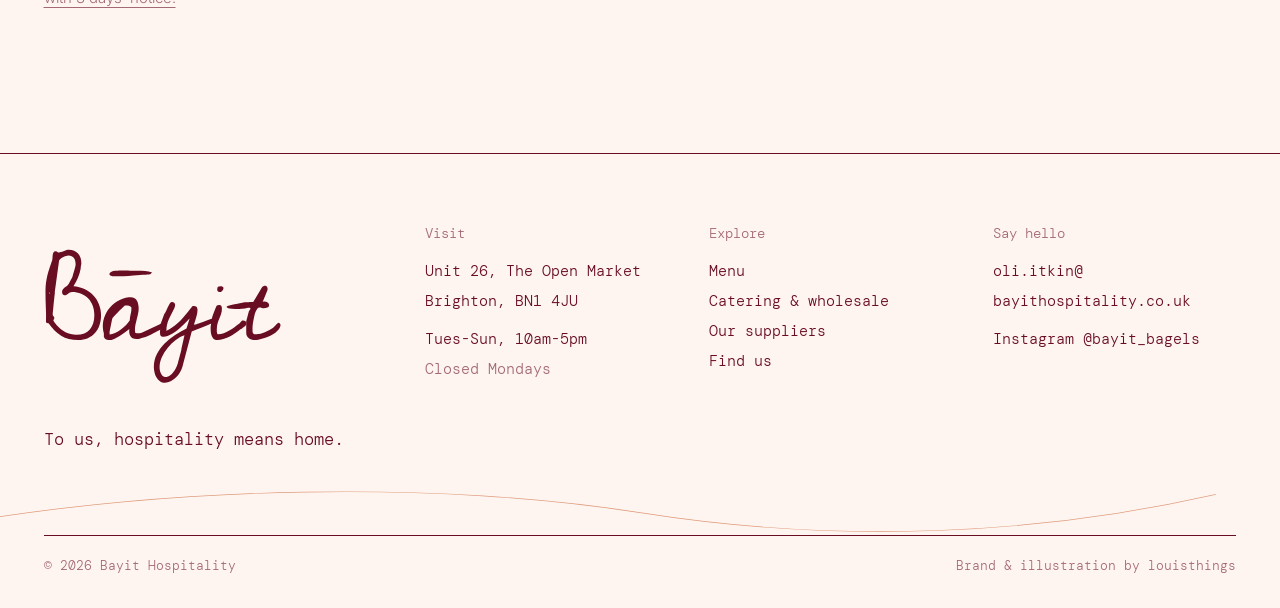
<file: findus/index.html>
<!doctype html>
<html lang="en-GB">
<head>
<meta charset="utf-8">
<meta name="viewport" content="width=device-width, initial-scale=1">
<title>Find us - Bāyit Bagels, Unit 26 Brighton Open Market</title>
<meta name="description" content="Unit 26, The Open Market, Brighton BN1 4JU. Open Tuesday to Sunday 10am-5pm. Wheelchair accessible, dogs always welcome.">
<link rel="canonical" href="https://bayithospitality.co.uk/findus/">
<meta name="theme-color" content="#FFF5F0">
<meta property="og:type" content="website">
<meta property="og:site_name" content="Bāyit Bagels">
<meta property="og:title" content="Find us - Bāyit Bagels, Unit 26 Brighton Open Market">
<meta property="og:description" content="Unit 26, The Open Market, Brighton BN1 4JU. Open Tuesday to Sunday 10am-5pm. Wheelchair accessible, dogs always welcome.">
<meta property="og:url" content="https://bayithospitality.co.uk/findus/">
<meta property="og:image" content="https://bayithospitality.co.uk/assets/img/og-image.jpg">
<meta property="og:locale" content="en_GB">
<meta name="twitter:card" content="summary_large_image">
<link rel="icon" href="/assets/img/favicon-32.png" sizes="32x32">
<link rel="apple-touch-icon" href="/assets/img/apple-touch-icon.png">
<link rel="preconnect" href="https://fonts.googleapis.com">
<link rel="preconnect" href="https://fonts.gstatic.com" crossorigin>
<link href="https://fonts.googleapis.com/css2?family=DM+Mono:wght@300;400&family=Inter:wght@300;400&display=swap" rel="stylesheet">
<link rel="stylesheet" href="/assets/css/styles.css">
<script type="application/ld+json">
{
  "@context": "https://schema.org",
  "@type": "Bakery",
  "@id": "https://bayithospitality.co.uk/#bakery",
  "name": "Bāyit Bagels",
  "alternateName": "Bayit Hospitality",
  "url": "https://bayithospitality.co.uk/",
  "logo": "https://bayithospitality.co.uk/assets/img/favicon.png",
  "image": "https://bayithospitality.co.uk/assets/img/og-image.jpg",
  "description": "Bagel bakery in Brighton's Open Market. Bagels made over three days and filled with local, ethically sourced produce. Catering, wholesale and pre-orders.",
  "email": "oli.itkin@bayithospitality.co.uk",
  "servesCuisine": ["Bagels", "Jewish deli", "Bakery"],
  "priceRange": "£2-£12",
  "hasMenu": "https://bayithospitality.co.uk/menu/",
  "acceptsReservations": false,
  "address": {
    "@type": "PostalAddress",
    "streetAddress": "Unit 26, The Open Market, Marshalls Row",
    "addressLocality": "Brighton",
    "postalCode": "BN1 4JU",
    "addressCountry": "GB"
  },
  "geo": { "@type": "GeoCoordinates", "latitude": 50.8315474, "longitude": -0.1347281 },
  "openingHoursSpecification": [{
    "@type": "OpeningHoursSpecification",
    "dayOfWeek": ["Tuesday", "Wednesday", "Thursday", "Friday", "Saturday", "Sunday"],
    "opens": "10:00", "closes": "17:00"
  }],
  "sameAs": ["https://www.instagram.com/bayit_bagels/"]
}
</script>
</head>
<body>
<a class="skip-link" href="#main">Skip to content</a>
<header class="site-header">
  <div class="wrap">
    <a class="brand" href="/" aria-label="Bāyit Bagels home">
      <img src="/assets/img/wordmark.svg" alt="Bāyit" width="128" height="72">
      <span class="brand-meta">
        <span class="open-status" data-open-status>Open 10-5pm</span><br>
        Tues-Sun
      </span>
    </a>
    <button class="menu-toggle" aria-expanded="false" aria-controls="site-nav" aria-label="Menu">
      <span></span><span></span><span></span>
    </button>
    <nav class="nav" id="site-nav" aria-label="Main">
        <a href="/menu/">Menu</a>
        <a href="/cateringwholesale/">Catering & wholesale</a>
        <a href="/suppliers/">Our suppliers</a>
        <a href="/findus/" aria-current="page">Find us</a>
        <a class="btn btn--solid" href="/cateringwholesale/#enquire">Order catering <span class="arrow" aria-hidden="true">→</span></a>
        <p class="mobile-meta mono"><span class="open-status" data-open-status>Open 10-5pm</span><br>Unit 26, The Open Market, Brighton BN1 4JU</p>
    </nav>
  </div>
</header>
<div class="ticker" aria-hidden="true">
  <div class="ticker-track">
    <span>Open 10-5pm</span><span>Tues-Sun</span><span>Fresh bagels baked daily</span><span>Festive catering now booking</span><span>Unit 26, Brighton Open Market</span><span>Dogs always welcome</span><span>Open 10-5pm</span><span>Tues-Sun</span><span>Fresh bagels baked daily</span><span>Festive catering now booking</span><span>Unit 26, Brighton Open Market</span><span>Dogs always welcome</span>
  </div>
</div>
<main id="main">
<section class="page-hero" style="padding-bottom:clamp(64px,8vw,120px)">
  <div class="wrap split">
    <div>
      <p class="eyebrow">Find us</p>
      <h1 class="h-xl reveal">You can find us <span class="soft">(along with lots of other independent businesses)</span> in Brighton’s Open Market</h1>
      <p class="lede reveal" data-delay="1" style="margin-top:28px"><a href="https://www.google.com/maps/place/Bayit/@50.8315474,-0.1373084,17z/data=!3m1!4b1!4m6!3m5!1s0x48758500234355b3:0xc95901298066fd1e!8m2!3d50.8315474!4d-0.1347281!16s%2Fg%2F11m5m6hhw3" target="_blank" rel="noopener">Unit 26, The Open Market, Brighton BN1 4JU</a></p>
      <p class="mono reveal" data-delay="1"><span class="open-status" data-open-status>Open 10-5pm</span></p>
      <div class="hero-actions reveal" data-delay="2">
        <a class="btn btn--solid" href="https://www.google.com/maps/dir/?api=1&destination=50.8315474,-0.1347281" target="_blank" rel="noopener">Get directions <span class="arrow" aria-hidden="true">↗</span></a>
        <a class="btn" href="/menu/">See the menu</a>
      </div>
    </div>
    <div class="map-wrap reveal" data-delay="1">
      <svg class="map" viewBox="0 0 640 620" role="img" aria-label="Line map: Bāyit is in the Open Market, between London Road and Ditchling Road">
        <g class="road">
          <path d="M40 0 L 300 330 L 380 620"/><path d="M80 0 L 330 300"/>
          <path d="M540 0 L 494 620"/><path d="M590 0 L 560 260 L 640 230"/>
          <path d="M300 330 L 520 290"/><path d="M330 300 L 510 260"/>
          <path d="M340 450 L 515 412"/><path d="M352 500 L 512 466"/><path d="M366 560 L 506 530"/>
          <path d="M420 0 L 470 220"/><path d="M360 40 L 400 250"/>
        </g>
        <polygon class="market" points="320,330 530,282 518,380 340,420"/>
        <text class="market-label" x="356" y="402" transform="rotate(-13 356 402)">The Open Market</text>
        <text x="120" y="120" transform="rotate(52 120 120)">LONDON RD</text>
        <text x="548" y="560" transform="rotate(-85 548 560)">DITCHLING RD</text>
        <text x="300" y="610" transform="rotate(-75 300 610)" opacity=".6">LONDON RD</text>
        <g class="pin"><rect x="452" y="232" width="74" height="44" fill="#680D22"/><path d="M482 276 L 489 288 L 496 276 Z" fill="#680D22"/><image href="/assets/img/wordmark-cream.svg" x="460" y="236" width="58" height="36"/></g>
      </svg>
    </div>
  </div>
</section>

<section class="section">
  <div class="wrap split" style="align-items:start">
    <div class="reveal">
      <h2 class="h-lg" style="margin-bottom:28px">Opening hours</h2>
      <table class="hours">
        <caption class="visually-hidden">Opening hours</caption>
        <tbody>
          <tr data-day="1" class="closed"><td>Monday</td><td>Closed</td></tr>
          <tr data-day="2"><td>Tuesday</td><td>10am - 5pm</td></tr>
          <tr data-day="3"><td>Wednesday</td><td>10am - 5pm</td></tr>
          <tr data-day="4"><td>Thursday</td><td>10am - 5pm</td></tr>
          <tr data-day="5"><td>Friday</td><td>10am - 5pm</td></tr>
          <tr data-day="6"><td>Saturday</td><td>10am - 5pm</td></tr>
          <tr data-day="0"><td>Sunday</td><td>10am - 5pm</td></tr>
        </tbody>
      </table>
      <p class="soft" style="margin-top:16px;font-size:15px">Popular bagels can sell out, especially at weekends. Want to be sure? <a href="/cateringwholesale/#enquire">Pre-order with 3 days’ notice.</a></p>
    </div>
    <div class="reveal" data-delay="1">
      <h2 class="h-lg" style="margin-bottom:28px">Good to know</h2>
      <ul class="facts">
        <li>Wheelchair accessible with minimal outdoor seating</li>
        <li>Dogs always welcome</li>
        <li>Inside Brighton’s Open Market, between London Road and Ditchling Road, by The Level</li>
        <li>Questions? <a href="mailto:oli.itkin@bayithospitality.co.uk">oli.itkin@bayithospitality.co.uk</a></li>
      </ul>
    </div>
  </div>
</section>

</main>
<footer class="site-footer">
  <div class="wrap">
    <div class="footer-grid">
      <div class="footer-brand">
        <img src="/assets/img/wordmark.svg" alt="Bāyit" width="320" height="180" loading="lazy">
        <p class="mono" style="margin-top:20px">To us, hospitality means home.</p>
      </div>
      <div>
        <h2 class="mono">Visit</h2>
        <ul>
          <li><a href="https://www.google.com/maps/place/Bayit/@50.8315474,-0.1373084,17z/data=!3m1!4b1!4m6!3m5!1s0x48758500234355b3:0xc95901298066fd1e!8m2!3d50.8315474!4d-0.1347281!16s%2Fg%2F11m5m6hhw3" target="_blank" rel="noopener">Unit 26, The Open Market<br>Brighton, BN1 4JU</a></li>
          <li style="margin-top:8px">Tues-Sun, 10am-5pm</li>
          <li class="soft">Closed Mondays</li>
        </ul>
      </div>
      <div>
        <h2 class="mono">Explore</h2>
        <ul>
          <li><a href="/menu/">Menu</a></li>
          <li><a href="/cateringwholesale/">Catering & wholesale</a></li>
          <li><a href="/suppliers/">Our suppliers</a></li>
          <li><a href="/findus/">Find us</a></li>
        </ul>
      </div>
      <div>
        <h2 class="mono">Say hello</h2>
        <ul>
          <li><a href="mailto:oli.itkin@bayithospitality.co.uk">oli.itkin@<br>bayithospitality.co.uk</a></li>
          <li style="margin-top:8px"><a href="https://www.instagram.com/bayit_bagels/" target="_blank" rel="noopener">Instagram @bayit_bagels</a></li>
        </ul>
      </div>
    </div>
    <div class="footer-base">
      <span>© <span data-year>2026</span> Bayit Hospitality</span>
      <span>Brand &amp; illustration by <a href="http://louisthings.com/" target="_blank" rel="noopener">louisthings</a></span>
    </div>
  </div>
  <svg class="swoop" viewBox="0 0 1600 300" preserveAspectRatio="none" aria-hidden="true">
    <path d="M-20 120 C 300 10, 640 10, 880 80 S 1380 140, 1640 20"/>
  </svg>
</footer>
<script src="/assets/js/main.js" defer></script>
</body>
</html>
</file>
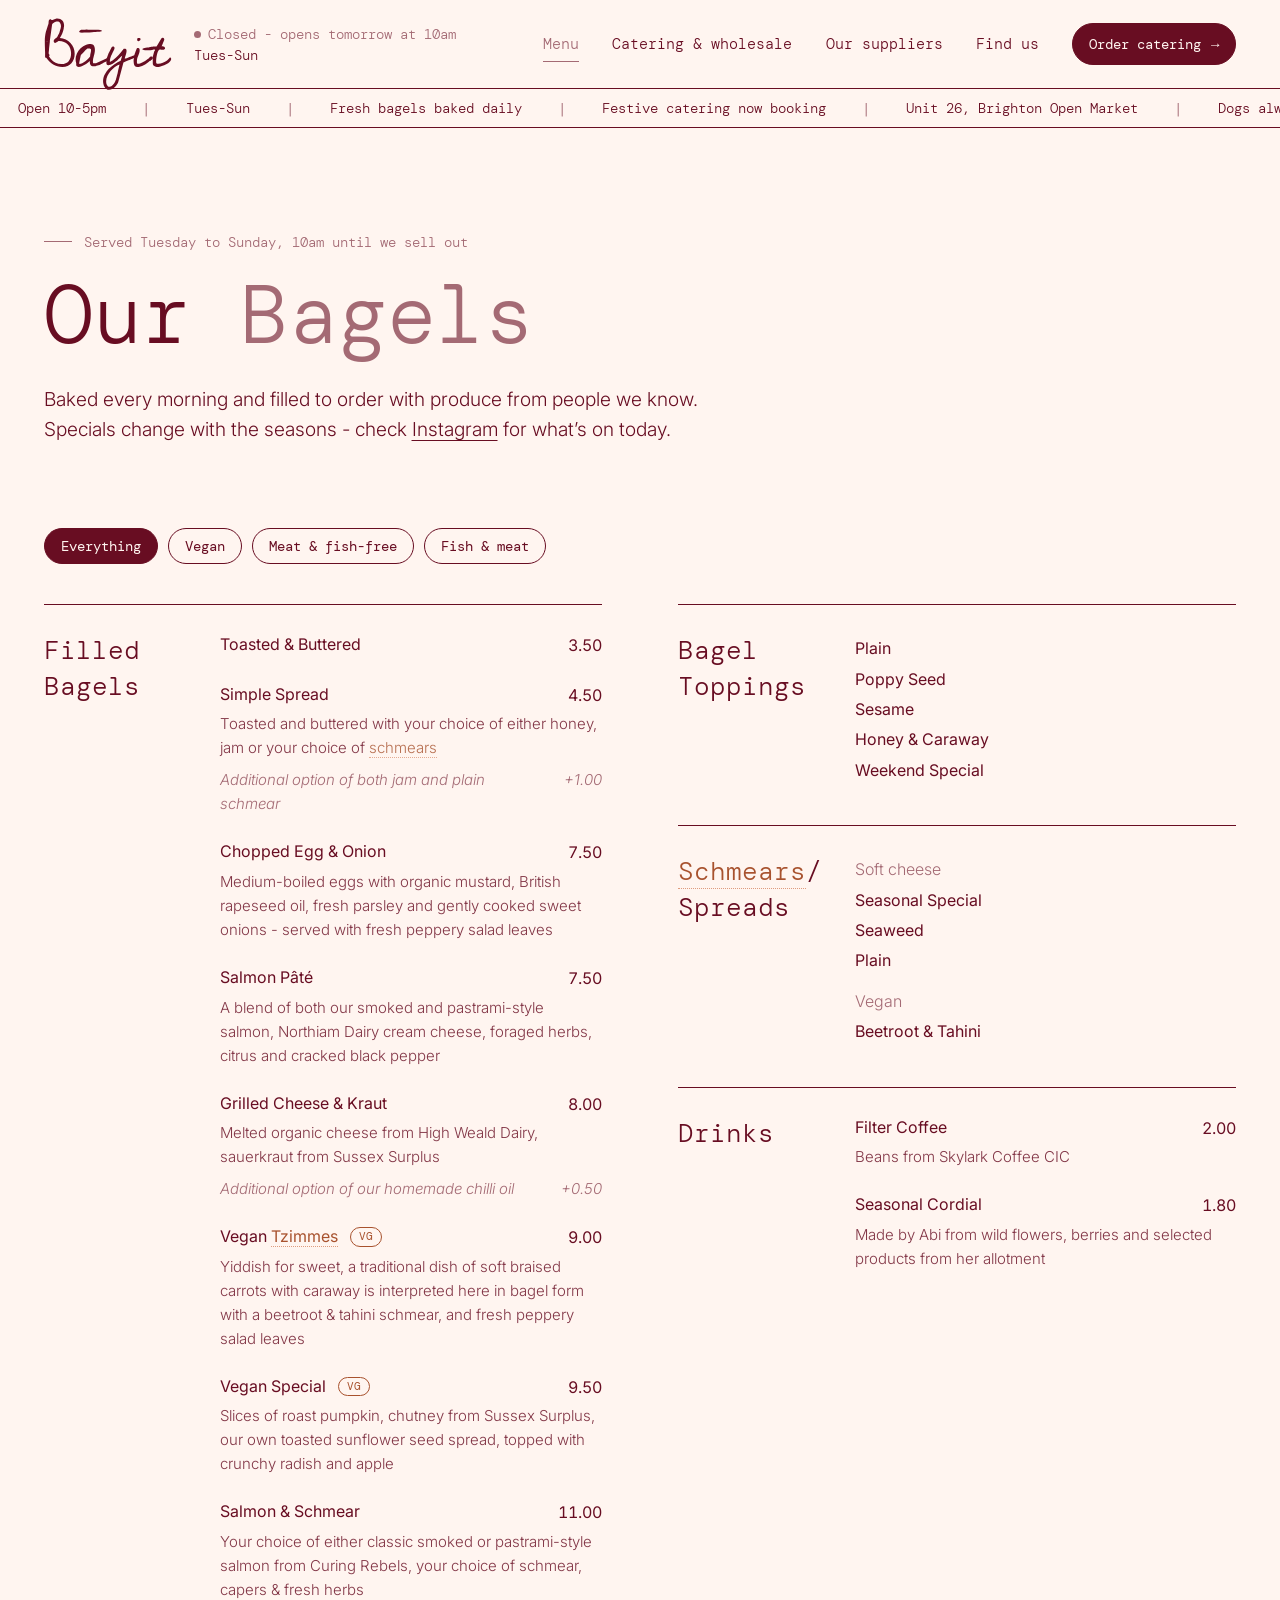
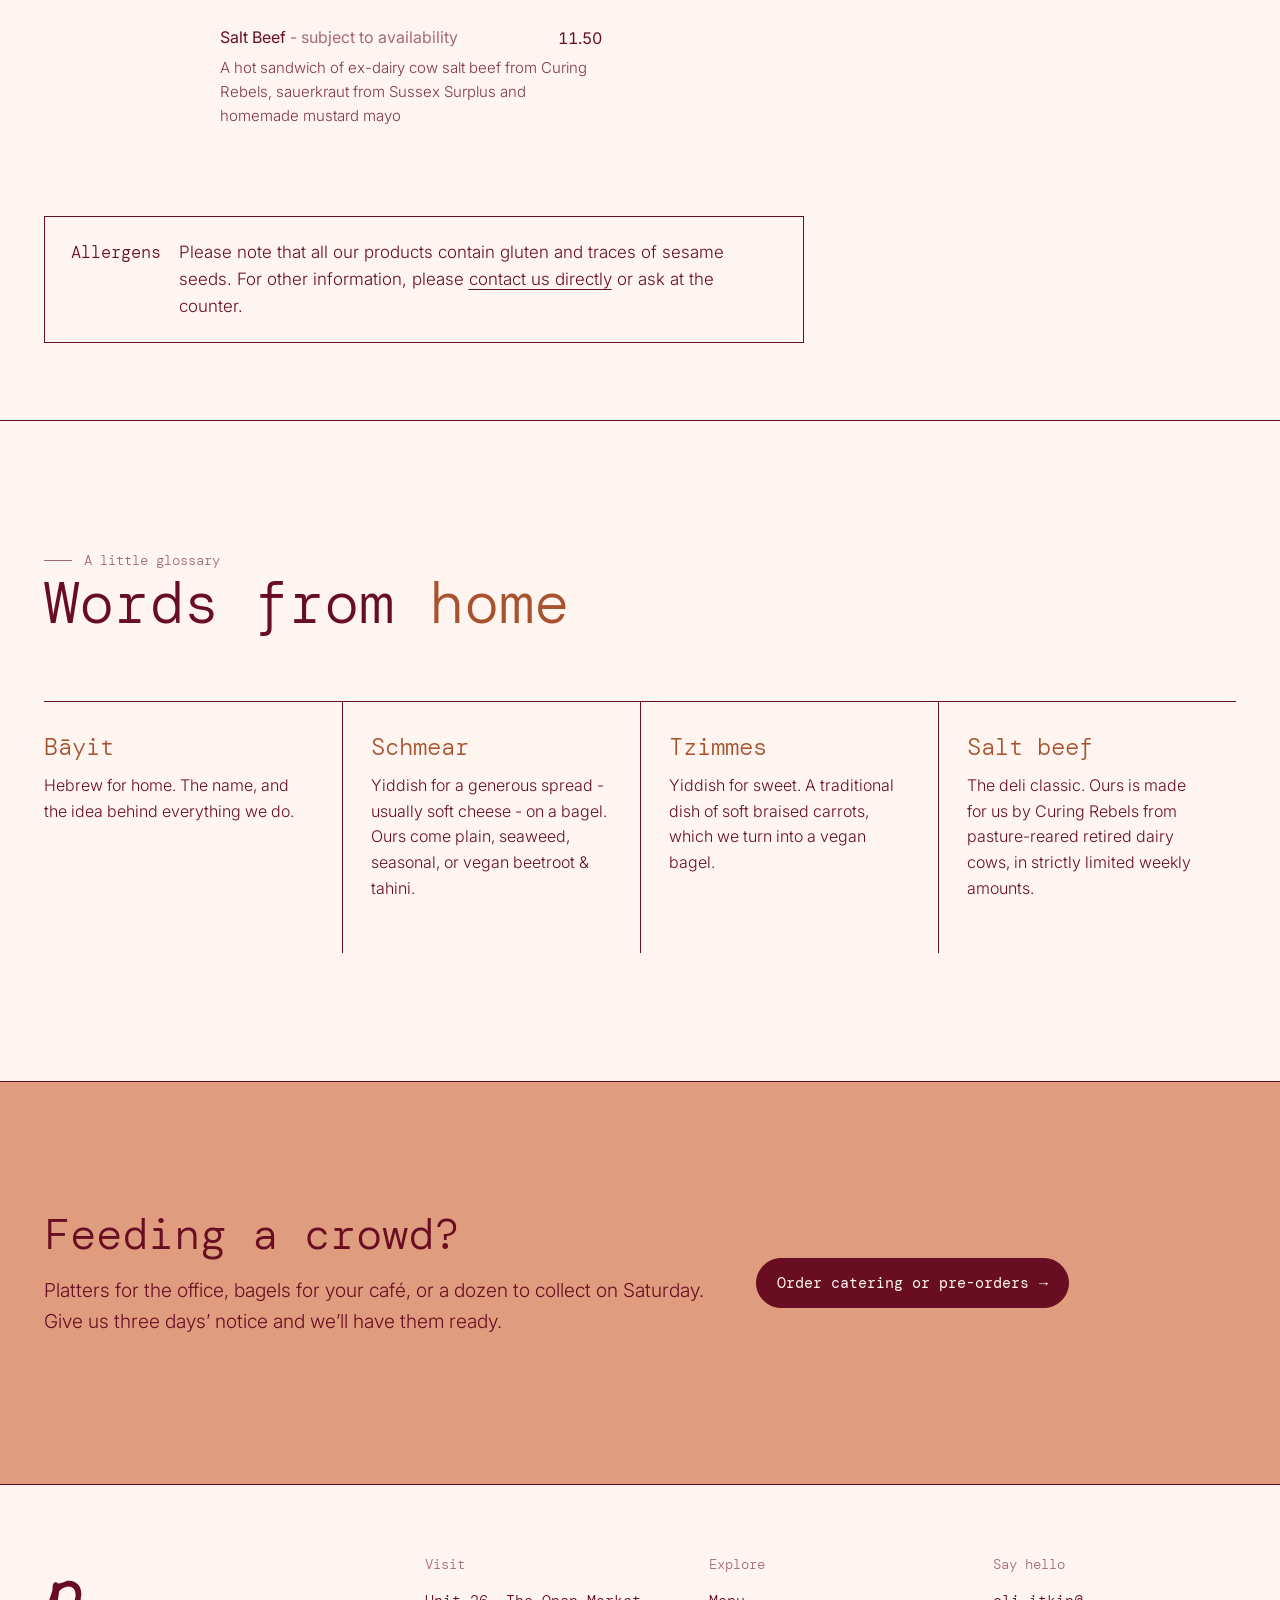
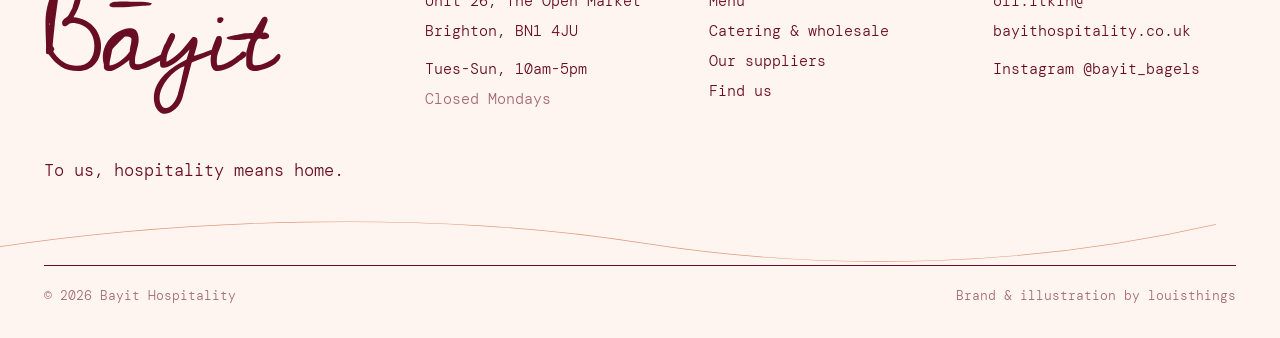
<file: menu/index.html>
<!doctype html>
<html lang="en-GB">
<head>
<meta charset="utf-8">
<meta name="viewport" content="width=device-width, initial-scale=1">
<title>Menu - Bāyit Bagels, Brighton</title>
<meta name="description" content="Salmon & schmear, salt beef, vegan Tzimmes and more. Our full bagel menu with prices, vegan options and allergen information.">
<link rel="canonical" href="https://bayithospitality.co.uk/menu/">
<meta name="theme-color" content="#FFF5F0">
<meta property="og:type" content="website">
<meta property="og:site_name" content="Bāyit Bagels">
<meta property="og:title" content="Menu - Bāyit Bagels, Brighton">
<meta property="og:description" content="Salmon & schmear, salt beef, vegan Tzimmes and more. Our full bagel menu with prices, vegan options and allergen information.">
<meta property="og:url" content="https://bayithospitality.co.uk/menu/">
<meta property="og:image" content="https://bayithospitality.co.uk/assets/img/og-image.jpg">
<meta property="og:locale" content="en_GB">
<meta name="twitter:card" content="summary_large_image">
<link rel="icon" href="/assets/img/favicon-32.png" sizes="32x32">
<link rel="apple-touch-icon" href="/assets/img/apple-touch-icon.png">
<link rel="preconnect" href="https://fonts.googleapis.com">
<link rel="preconnect" href="https://fonts.gstatic.com" crossorigin>
<link href="https://fonts.googleapis.com/css2?family=DM+Mono:wght@300;400&family=Inter:wght@300;400&display=swap" rel="stylesheet">
<link rel="stylesheet" href="/assets/css/styles.css">
<script type="application/ld+json">
{
  "@context": "https://schema.org",
  "@type": "Bakery",
  "@id": "https://bayithospitality.co.uk/#bakery",
  "name": "Bāyit Bagels",
  "alternateName": "Bayit Hospitality",
  "url": "https://bayithospitality.co.uk/",
  "logo": "https://bayithospitality.co.uk/assets/img/favicon.png",
  "image": "https://bayithospitality.co.uk/assets/img/og-image.jpg",
  "description": "Bagel bakery in Brighton's Open Market. Bagels made over three days and filled with local, ethically sourced produce. Catering, wholesale and pre-orders.",
  "email": "oli.itkin@bayithospitality.co.uk",
  "servesCuisine": ["Bagels", "Jewish deli", "Bakery"],
  "priceRange": "£2-£12",
  "hasMenu": "https://bayithospitality.co.uk/menu/",
  "acceptsReservations": false,
  "address": {
    "@type": "PostalAddress",
    "streetAddress": "Unit 26, The Open Market, Marshalls Row",
    "addressLocality": "Brighton",
    "postalCode": "BN1 4JU",
    "addressCountry": "GB"
  },
  "geo": { "@type": "GeoCoordinates", "latitude": 50.8315474, "longitude": -0.1347281 },
  "openingHoursSpecification": [{
    "@type": "OpeningHoursSpecification",
    "dayOfWeek": ["Tuesday", "Wednesday", "Thursday", "Friday", "Saturday", "Sunday"],
    "opens": "10:00", "closes": "17:00"
  }],
  "sameAs": ["https://www.instagram.com/bayit_bagels/"]
}
</script>
</head>
<body>
<a class="skip-link" href="#main">Skip to content</a>
<header class="site-header">
  <div class="wrap">
    <a class="brand" href="/" aria-label="Bāyit Bagels home">
      <img src="/assets/img/wordmark.svg" alt="Bāyit" width="128" height="72">
      <span class="brand-meta">
        <span class="open-status" data-open-status>Open 10-5pm</span><br>
        Tues-Sun
      </span>
    </a>
    <button class="menu-toggle" aria-expanded="false" aria-controls="site-nav" aria-label="Menu">
      <span></span><span></span><span></span>
    </button>
    <nav class="nav" id="site-nav" aria-label="Main">
        <a href="/menu/" aria-current="page">Menu</a>
        <a href="/cateringwholesale/">Catering & wholesale</a>
        <a href="/suppliers/">Our suppliers</a>
        <a href="/findus/">Find us</a>
        <a class="btn btn--solid" href="/cateringwholesale/#enquire">Order catering <span class="arrow" aria-hidden="true">→</span></a>
        <p class="mobile-meta mono"><span class="open-status" data-open-status>Open 10-5pm</span><br>Unit 26, The Open Market, Brighton BN1 4JU</p>
    </nav>
  </div>
</header>
<div class="ticker" aria-hidden="true">
  <div class="ticker-track">
    <span>Open 10-5pm</span><span>Tues-Sun</span><span>Fresh bagels baked daily</span><span>Festive catering now booking</span><span>Unit 26, Brighton Open Market</span><span>Dogs always welcome</span><span>Open 10-5pm</span><span>Tues-Sun</span><span>Fresh bagels baked daily</span><span>Festive catering now booking</span><span>Unit 26, Brighton Open Market</span><span>Dogs always welcome</span>
  </div>
</div>
<main id="main">
<section class="page-hero">
  <div class="wrap">
    <p class="eyebrow">Served Tuesday to Sunday, 10am until we sell out</p>
    <h1 class="display reveal">Our <span class="soft">Bagels</span></h1>
    <p class="lede reveal" data-delay="1">Baked every morning and filled to order with produce from people we know. Specials change with the seasons - check <a href="https://www.instagram.com/bayit_bagels/" target="_blank" rel="noopener">Instagram</a> for what’s on today.</p>
  </div>
</section>

<section class="section section--tight" style="padding-top:0">
  <div class="wrap">
    <div class="filters" role="group" aria-label="Filter the menu">
      <button class="filter" data-filter="all" aria-pressed="true">Everything</button>
      <button class="filter" data-filter="vegan" aria-pressed="false">Vegan</button>
      <button class="filter" data-filter="meatfree" aria-pressed="false">Meat &amp; fish-free</button>
      <button class="filter" data-filter="fishmeat" aria-pressed="false">Fish &amp; meat</button>
    </div>

    <div class="board">
      <div>
        <div class="board-group reveal">
          <h2>Filled Bagels</h2>
          <ul class="items">
            <li class="item" data-diet="meatfree"><span class="name">Toasted &amp; Buttered</span><span class="price">3.50</span></li>
            <li class="item" data-diet="meatfree"><span class="name">Simple Spread</span><span class="price">4.50</span>
              <p>Toasted and buttered with your choice of either honey, jam or your choice of <span class="gloss" tabindex="0" data-def="Schmear: a generous spread, usually soft cheese, on a bagel.">schmears</span></p>
              <span class="extra"><span>Additional option of both jam and plain schmear</span><span>+1.00</span></span></li>
            <li class="item" data-diet="meatfree"><span class="name">Chopped Egg &amp; Onion</span><span class="price">7.50</span>
              <p>Medium-boiled eggs with organic mustard, British rapeseed oil, fresh parsley and gently cooked sweet onions - served with fresh peppery salad leaves</p></li>
            <li class="item" data-diet="fishmeat"><span class="name">Salmon Pâté</span><span class="price">7.50</span>
              <p>A blend of both our smoked and pastrami-style salmon, Northiam Dairy cream cheese, foraged herbs, citrus and cracked black pepper</p></li>
            <li class="item" data-diet="meatfree"><span class="name">Grilled Cheese &amp; Kraut</span><span class="price">8.00</span>
              <p>Melted organic cheese from High Weald Dairy, sauerkraut from Sussex Surplus</p>
              <span class="extra"><span>Additional option of our homemade chilli oil</span><span>+0.50</span></span></li>
            <li class="item" data-diet="vegan meatfree"><span class="name">Vegan <span class="gloss" tabindex="0" data-def="Tzimmes: Yiddish for sweet. A traditional dish of soft braised carrots.">Tzimmes</span> <span class="tags"><span class="tag tag--vg">VG</span></span></span><span class="price">9.00</span>
              <p>Yiddish for sweet, a traditional dish of soft braised carrots with caraway is interpreted here in bagel form with a beetroot &amp; tahini schmear, and fresh peppery salad leaves</p></li>
            <li class="item" data-diet="vegan meatfree"><span class="name">Vegan Special <span class="tags"><span class="tag tag--vg">VG</span></span></span><span class="price">9.50</span>
              <p>Slices of roast pumpkin, chutney from Sussex Surplus, our own toasted sunflower seed spread, topped with crunchy radish and apple</p></li>
            <li class="item" data-diet="fishmeat"><span class="name">Salmon &amp; Schmear</span><span class="price">11.00</span>
              <p>Your choice of either classic smoked or pastrami-style salmon from Curing Rebels, your choice of schmear, capers &amp; fresh herbs</p></li>
            <li class="item" data-diet="fishmeat"><span class="name">Salt Beef <span class="soft">- subject to availability</span></span><span class="price">11.50</span>
              <p>A hot sandwich of ex-dairy cow salt beef from Curing Rebels, sauerkraut from Sussex Surplus and homemade mustard mayo</p></li>
          </ul>
        </div>
      </div>

      <div>
        <div class="board-group reveal" data-delay="1">
          <h2>Bagel Toppings</h2>
          <ul class="simple-list">
            <li>Plain</li>
            <li>Poppy Seed</li>
            <li>Sesame</li>
            <li>Honey &amp; Caraway</li>
            <li>Weekend Special</li>
          </ul>
        </div>
        <div class="board-group reveal" data-delay="1">
          <h2><span class="gloss" tabindex="0" data-def="Schmear: a generous spread, usually soft cheese, on a bagel.">Schmears</span>/ Spreads</h2>
          <ul class="simple-list">
            <li class="label">Soft cheese</li>
            <li>Seasonal Special</li>
            <li>Seaweed</li>
            <li>Plain</li>
            <li class="label">Vegan</li>
            <li>Beetroot &amp; Tahini</li>
          </ul>
        </div>
        <div class="board-group reveal" data-delay="2">
          <h2>Drinks</h2>
          <ul class="items">
            <li class="item"><span class="name">Filter Coffee</span><span class="price">2.00</span><p>Beans from Skylark Coffee CIC</p></li>
            <li class="item"><span class="name">Seasonal Cordial</span><span class="price">1.80</span><p>Made by Abi from wild flowers, berries and selected products from her allotment</p></li>
          </ul>
        </div>
      </div>
    </div>

    <div class="notice reveal" style="margin-top:24px">
      <span class="mono">Allergens</span>
      <p style="margin:0">Please note that all our products contain gluten and traces of sesame seeds. For other information, please <a href="mailto:oli.itkin@bayithospitality.co.uk">contact us directly</a> or ask at the counter.</p>
    </div>
  </div>
</section>

<section class="section">
  <div class="wrap">
    <div class="section-head">
      <div>
        <p class="eyebrow">A little glossary</p>
        <h2 class="h-xl reveal">Words from <span class="yid">home</span></h2>
      </div>
    </div>
    <div class="cards">
      <div class="card reveal"><h3 class="yid">Bāyit</h3><p>Hebrew for home. The name, and the idea behind everything we do.</p></div>
      <div class="card reveal" data-delay="1"><h3 class="yid">Schmear</h3><p>Yiddish for a generous spread - usually soft cheese - on a bagel. Ours come plain, seaweed, seasonal, or vegan beetroot &amp; tahini.</p></div>
      <div class="card reveal" data-delay="2"><h3 class="yid">Tzimmes</h3><p>Yiddish for sweet. A traditional dish of soft braised carrots, which we turn into a vegan bagel.</p></div>
      <div class="card reveal" data-delay="3"><h3 class="yid">Salt beef</h3><p>The deli classic. Ours is made for us by Curing Rebels from pasture-reared retired dairy cows, in strictly limited weekly amounts.</p></div>
    </div>
  </div>
</section>

<section class="band section">
  <div class="wrap">
    <div class="reveal">
      <h2 class="h-lg">Feeding a crowd?</h2>
      <p class="lede" style="margin-top:16px">Platters for the office, bagels for your café, or a dozen to collect on Saturday. Give us three days’ notice and we’ll have them ready.</p>
    </div>
    <div class="reveal" data-delay="1"><a class="btn btn--solid" href="/cateringwholesale/#enquire">Order catering or pre-orders <span class="arrow" aria-hidden="true">→</span></a></div>
  </div>
</section>

</main>
<footer class="site-footer">
  <div class="wrap">
    <div class="footer-grid">
      <div class="footer-brand">
        <img src="/assets/img/wordmark.svg" alt="Bāyit" width="320" height="180" loading="lazy">
        <p class="mono" style="margin-top:20px">To us, hospitality means home.</p>
      </div>
      <div>
        <h2 class="mono">Visit</h2>
        <ul>
          <li><a href="https://www.google.com/maps/place/Bayit/@50.8315474,-0.1373084,17z/data=!3m1!4b1!4m6!3m5!1s0x48758500234355b3:0xc95901298066fd1e!8m2!3d50.8315474!4d-0.1347281!16s%2Fg%2F11m5m6hhw3" target="_blank" rel="noopener">Unit 26, The Open Market<br>Brighton, BN1 4JU</a></li>
          <li style="margin-top:8px">Tues-Sun, 10am-5pm</li>
          <li class="soft">Closed Mondays</li>
        </ul>
      </div>
      <div>
        <h2 class="mono">Explore</h2>
        <ul>
          <li><a href="/menu/">Menu</a></li>
          <li><a href="/cateringwholesale/">Catering & wholesale</a></li>
          <li><a href="/suppliers/">Our suppliers</a></li>
          <li><a href="/findus/">Find us</a></li>
        </ul>
      </div>
      <div>
        <h2 class="mono">Say hello</h2>
        <ul>
          <li><a href="mailto:oli.itkin@bayithospitality.co.uk">oli.itkin@<br>bayithospitality.co.uk</a></li>
          <li style="margin-top:8px"><a href="https://www.instagram.com/bayit_bagels/" target="_blank" rel="noopener">Instagram @bayit_bagels</a></li>
        </ul>
      </div>
    </div>
    <div class="footer-base">
      <span>© <span data-year>2026</span> Bayit Hospitality</span>
      <span>Brand &amp; illustration by <a href="http://louisthings.com/" target="_blank" rel="noopener">louisthings</a></span>
    </div>
  </div>
  <svg class="swoop" viewBox="0 0 1600 300" preserveAspectRatio="none" aria-hidden="true">
    <path d="M-20 120 C 300 10, 640 10, 880 80 S 1380 140, 1640 20"/>
  </svg>
</footer>
<script src="/assets/js/main.js" defer></script>
</body>
</html>
</file>
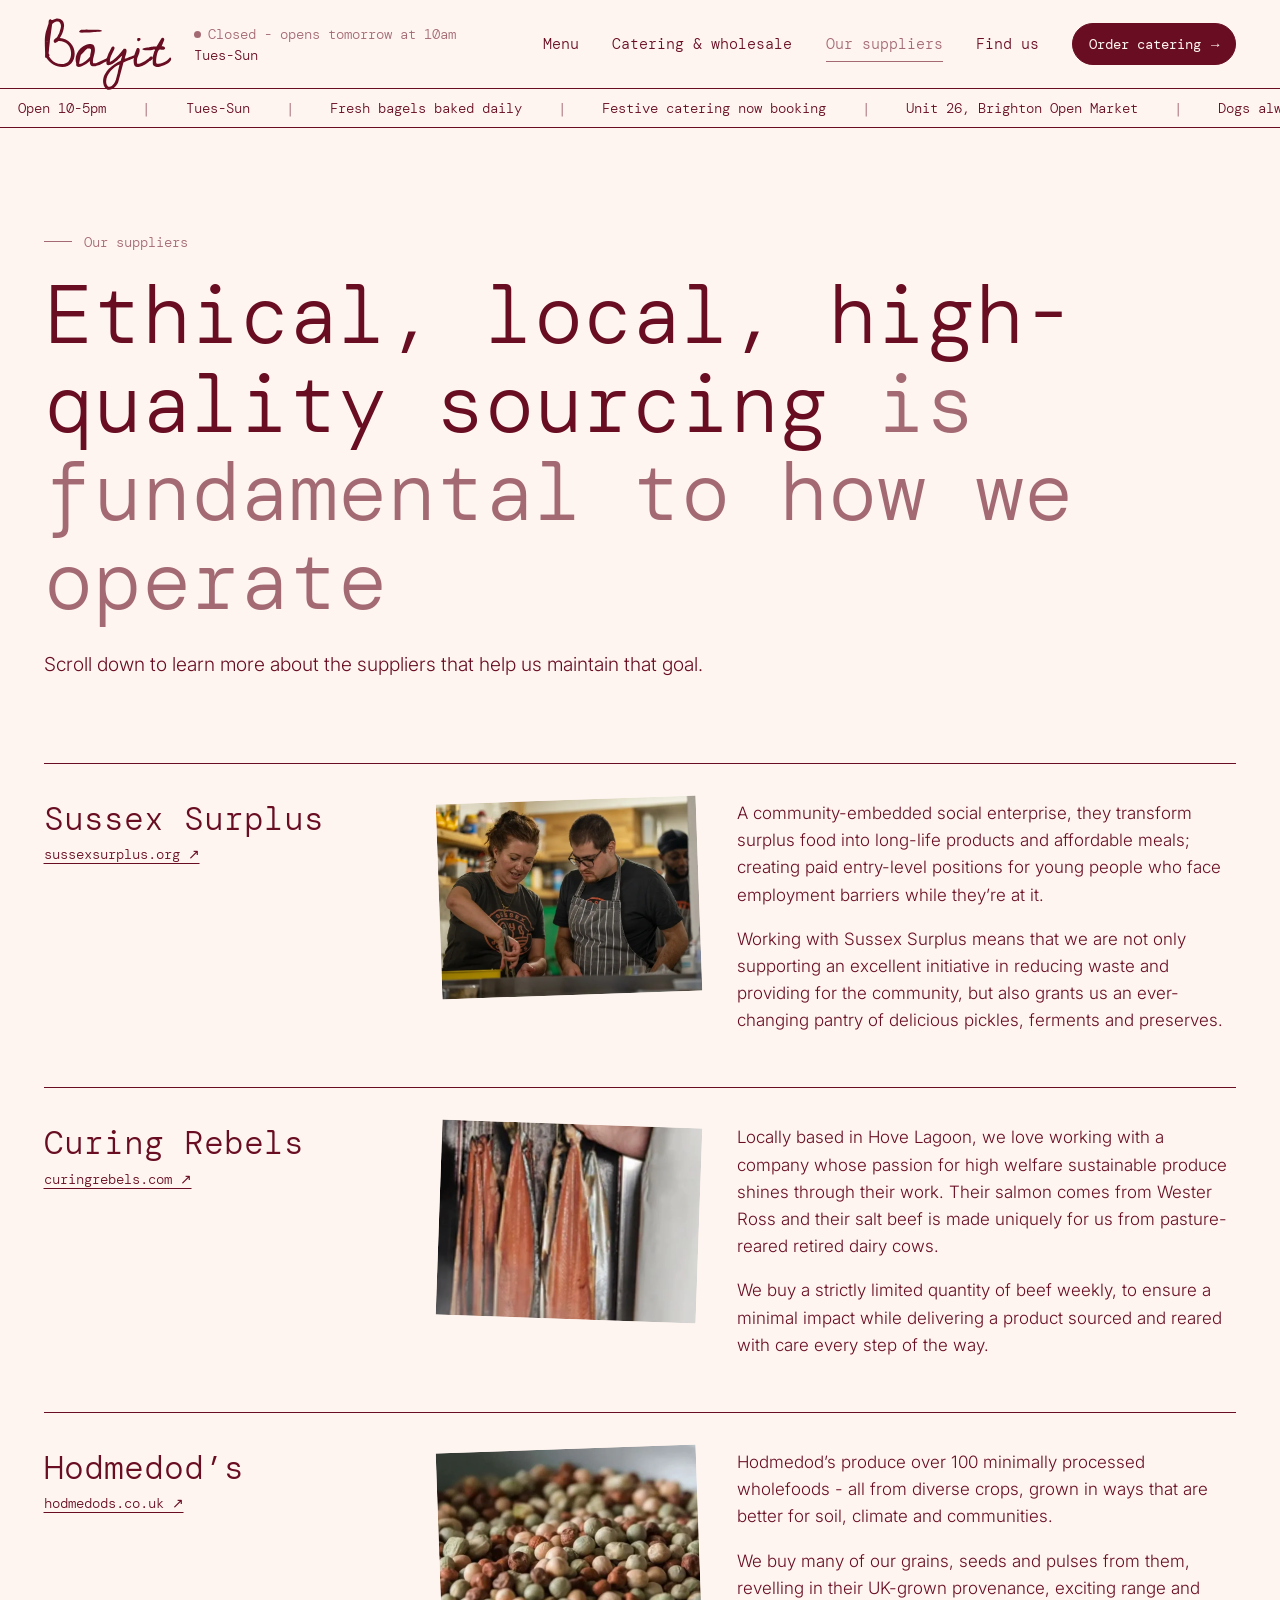
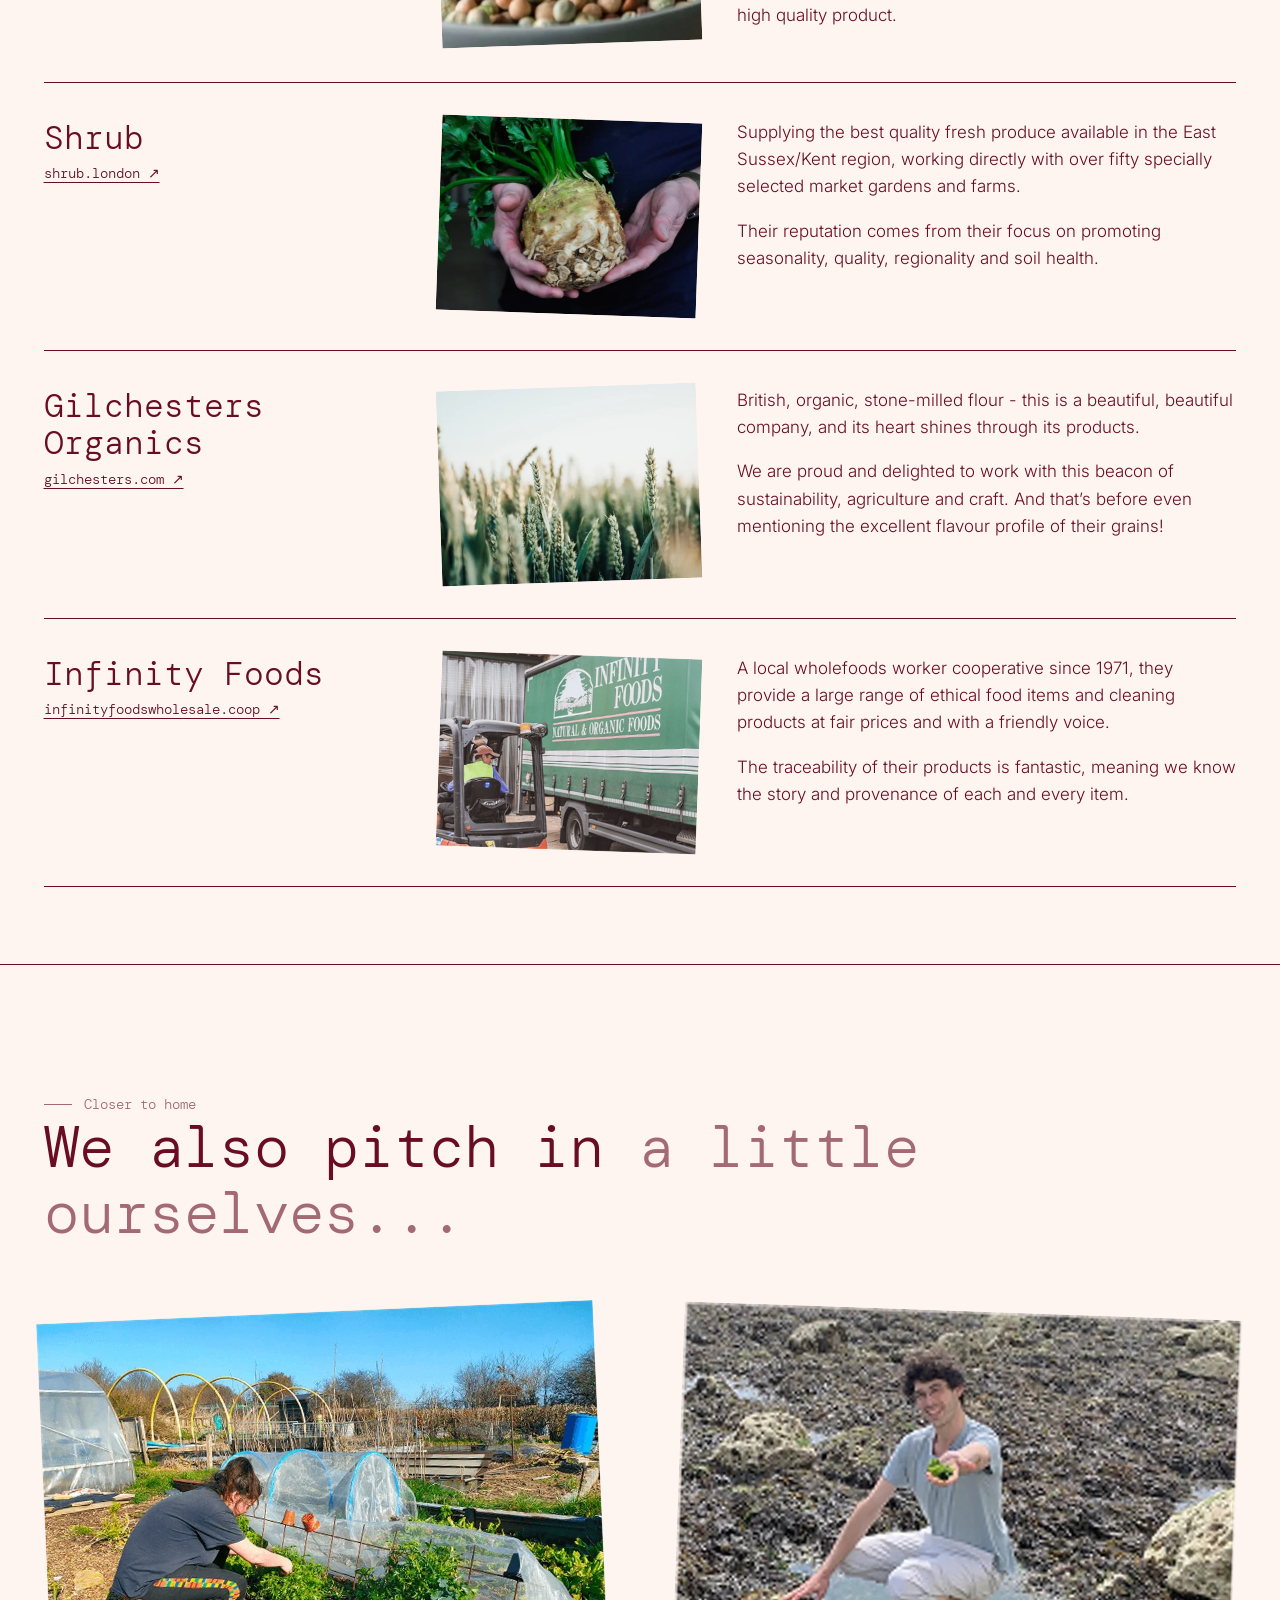
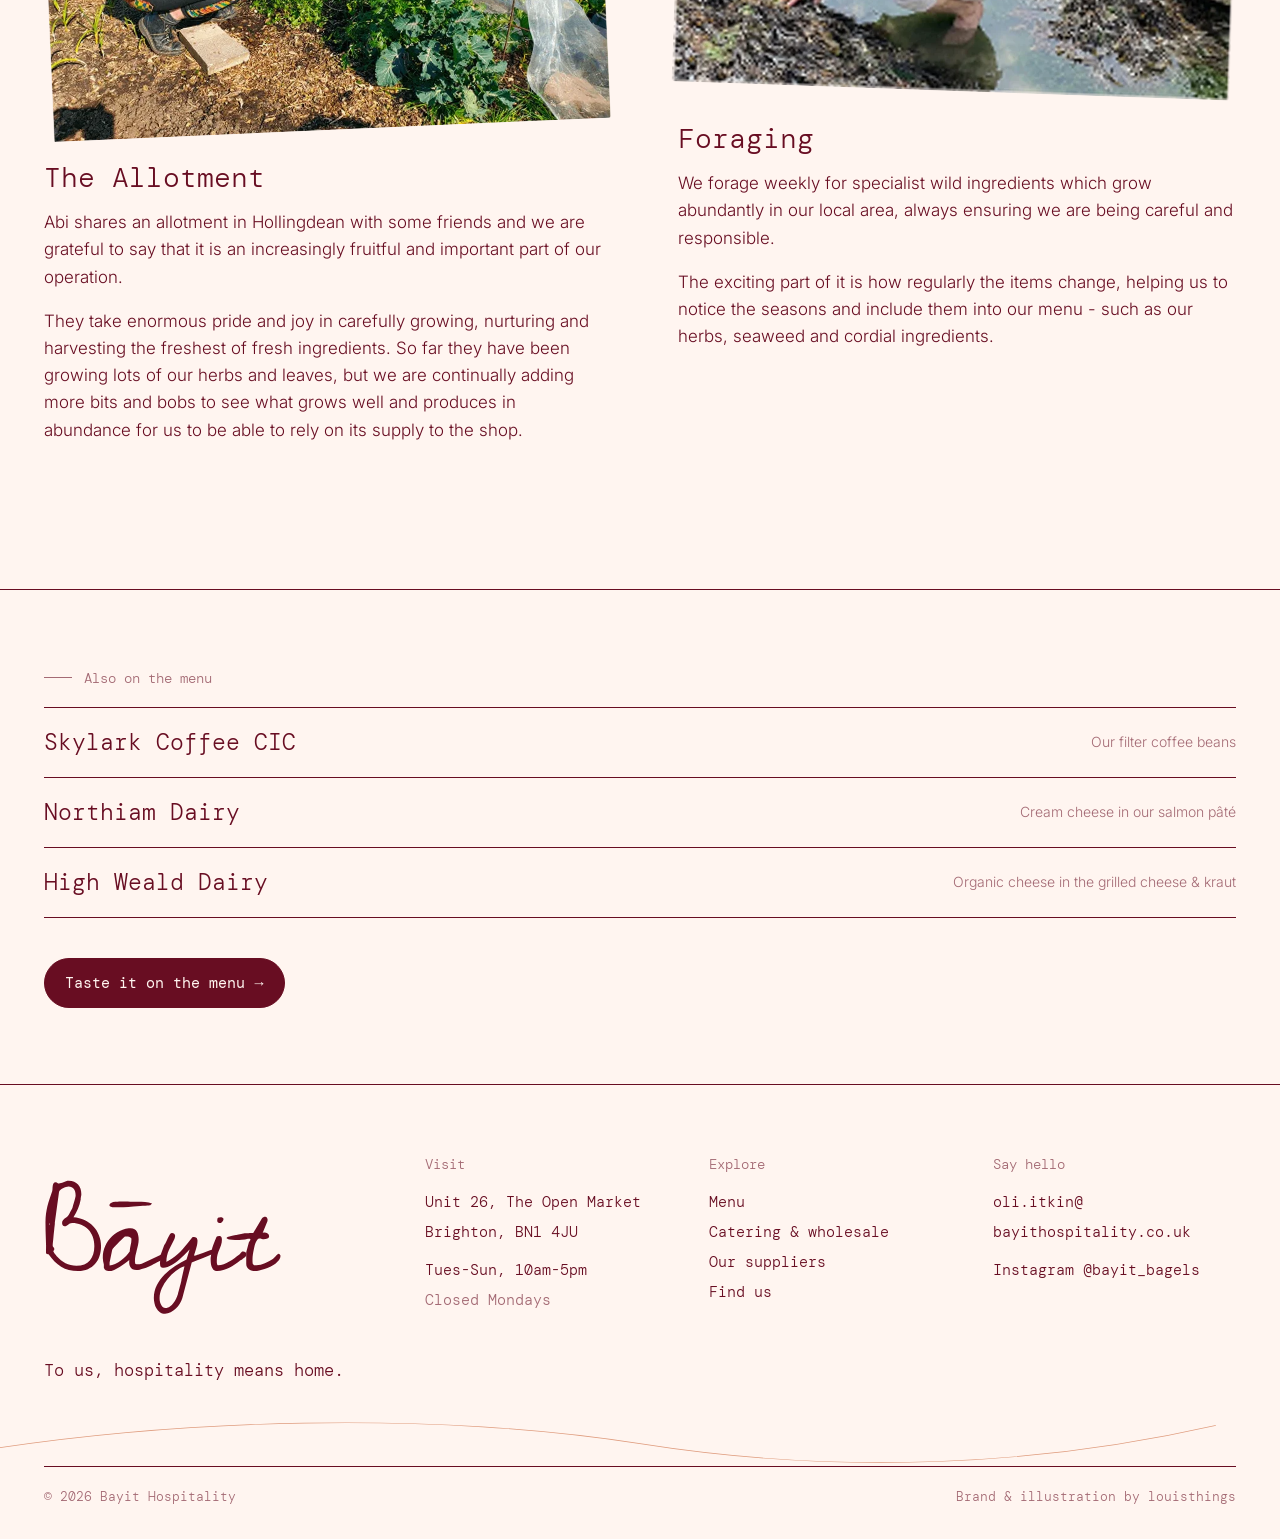
<file: suppliers/index.html>
<!doctype html>
<html lang="en-GB">
<head>
<meta charset="utf-8">
<meta name="viewport" content="width=device-width, initial-scale=1">
<title>Our suppliers - Bāyit Bagels, Brighton</title>
<meta name="description" content="Curing Rebels, Gilchesters Organics, Hodmedod's, Shrub, Infinity Foods, Sussex Surplus, our Hollingdean allotment and weekly foraging.">
<link rel="canonical" href="https://bayithospitality.co.uk/suppliers/">
<meta name="theme-color" content="#FFF5F0">
<meta property="og:type" content="website">
<meta property="og:site_name" content="Bāyit Bagels">
<meta property="og:title" content="Our suppliers - Bāyit Bagels, Brighton">
<meta property="og:description" content="Curing Rebels, Gilchesters Organics, Hodmedod's, Shrub, Infinity Foods, Sussex Surplus, our Hollingdean allotment and weekly foraging.">
<meta property="og:url" content="https://bayithospitality.co.uk/suppliers/">
<meta property="og:image" content="https://bayithospitality.co.uk/assets/img/og-image.jpg">
<meta property="og:locale" content="en_GB">
<meta name="twitter:card" content="summary_large_image">
<link rel="icon" href="/assets/img/favicon-32.png" sizes="32x32">
<link rel="apple-touch-icon" href="/assets/img/apple-touch-icon.png">
<link rel="preconnect" href="https://fonts.googleapis.com">
<link rel="preconnect" href="https://fonts.gstatic.com" crossorigin>
<link href="https://fonts.googleapis.com/css2?family=DM+Mono:wght@300;400&family=Inter:wght@300;400&display=swap" rel="stylesheet">
<link rel="stylesheet" href="/assets/css/styles.css">
<script type="application/ld+json">
{
  "@context": "https://schema.org",
  "@type": "Bakery",
  "@id": "https://bayithospitality.co.uk/#bakery",
  "name": "Bāyit Bagels",
  "alternateName": "Bayit Hospitality",
  "url": "https://bayithospitality.co.uk/",
  "logo": "https://bayithospitality.co.uk/assets/img/favicon.png",
  "image": "https://bayithospitality.co.uk/assets/img/og-image.jpg",
  "description": "Bagel bakery in Brighton's Open Market. Bagels made over three days and filled with local, ethically sourced produce. Catering, wholesale and pre-orders.",
  "email": "oli.itkin@bayithospitality.co.uk",
  "servesCuisine": ["Bagels", "Jewish deli", "Bakery"],
  "priceRange": "£2-£12",
  "hasMenu": "https://bayithospitality.co.uk/menu/",
  "acceptsReservations": false,
  "address": {
    "@type": "PostalAddress",
    "streetAddress": "Unit 26, The Open Market, Marshalls Row",
    "addressLocality": "Brighton",
    "postalCode": "BN1 4JU",
    "addressCountry": "GB"
  },
  "geo": { "@type": "GeoCoordinates", "latitude": 50.8315474, "longitude": -0.1347281 },
  "openingHoursSpecification": [{
    "@type": "OpeningHoursSpecification",
    "dayOfWeek": ["Tuesday", "Wednesday", "Thursday", "Friday", "Saturday", "Sunday"],
    "opens": "10:00", "closes": "17:00"
  }],
  "sameAs": ["https://www.instagram.com/bayit_bagels/"]
}
</script>
</head>
<body>
<a class="skip-link" href="#main">Skip to content</a>
<header class="site-header">
  <div class="wrap">
    <a class="brand" href="/" aria-label="Bāyit Bagels home">
      <img src="/assets/img/wordmark.svg" alt="Bāyit" width="128" height="72">
      <span class="brand-meta">
        <span class="open-status" data-open-status>Open 10-5pm</span><br>
        Tues-Sun
      </span>
    </a>
    <button class="menu-toggle" aria-expanded="false" aria-controls="site-nav" aria-label="Menu">
      <span></span><span></span><span></span>
    </button>
    <nav class="nav" id="site-nav" aria-label="Main">
        <a href="/menu/">Menu</a>
        <a href="/cateringwholesale/">Catering & wholesale</a>
        <a href="/suppliers/" aria-current="page">Our suppliers</a>
        <a href="/findus/">Find us</a>
        <a class="btn btn--solid" href="/cateringwholesale/#enquire">Order catering <span class="arrow" aria-hidden="true">→</span></a>
        <p class="mobile-meta mono"><span class="open-status" data-open-status>Open 10-5pm</span><br>Unit 26, The Open Market, Brighton BN1 4JU</p>
    </nav>
  </div>
</header>
<div class="ticker" aria-hidden="true">
  <div class="ticker-track">
    <span>Open 10-5pm</span><span>Tues-Sun</span><span>Fresh bagels baked daily</span><span>Festive catering now booking</span><span>Unit 26, Brighton Open Market</span><span>Dogs always welcome</span><span>Open 10-5pm</span><span>Tues-Sun</span><span>Fresh bagels baked daily</span><span>Festive catering now booking</span><span>Unit 26, Brighton Open Market</span><span>Dogs always welcome</span>
  </div>
</div>
<main id="main">
<section class="page-hero">
  <div class="wrap">
    <p class="eyebrow">Our suppliers</p>
    <h1 class="display reveal">Ethical, local, high-quality sourcing <span class="soft">is fundamental to how we operate</span></h1>
    <p class="lede reveal" data-delay="1">Scroll down to learn more about the suppliers that help us maintain that goal.</p>
  </div>
</section>

<section class="section section--tight" style="padding-top:0">
  <div class="wrap">
    <div class="suppliers">
      <article class="supplier reveal">
        <div><h2 class="h-md" style="font-size:clamp(26px,2.6vw,38px)">Sussex Surplus</h2><a class="site" href="https://www.sussexsurplus.org" target="_blank" rel="noopener">sussexsurplus.org ↗</a></div>
        <div class="ph"><img src="/assets/suppliers/sussex-surplus.webp" alt="The Sussex Surplus team cooking in their kitchen" loading="lazy" width="900" height="601"></div>
        <div><p>A community-embedded social enterprise, they transform surplus food into long-life products and affordable meals; creating paid entry-level positions for young people who face employment barriers while they’re at it.</p><p>Working with Sussex Surplus means that we are not only supporting an excellent initiative in reducing waste and providing for the community, but also grants us an ever-changing pantry of delicious pickles, ferments and preserves.</p></div>
      </article>
      <article class="supplier reveal">
        <div><h2 class="h-md" style="font-size:clamp(26px,2.6vw,38px)">Curing Rebels</h2><a class="site" href="https://www.curingrebels.com" target="_blank" rel="noopener">curingrebels.com ↗</a></div>
        <div class="ph"><img src="/assets/suppliers/curing-rebels.webp" alt="Sides of salmon hanging in the Curing Rebels smoker" loading="lazy" width="900" height="1234"></div>
        <div><p>Locally based in Hove Lagoon, we love working with a company whose passion for high welfare sustainable produce shines through their work. Their salmon comes from Wester Ross and their salt beef is made uniquely for us from pasture-reared retired dairy cows.</p><p>We buy a strictly limited quantity of beef weekly, to ensure a minimal impact while delivering a product sourced and reared with care every step of the way.</p></div>
      </article>
      <article class="supplier reveal">
        <div><h2 class="h-md" style="font-size:clamp(26px,2.6vw,38px)">Hodmedod’s</h2><a class="site" href="https://www.hodmedods.co.uk" target="_blank" rel="noopener">hodmedods.co.uk ↗</a></div>
        <div class="ph"><img src="/assets/suppliers/hodmedods.webp" alt="A bowl of mixed British peas and beans" loading="lazy" width="900" height="1048"></div>
        <div><p>Hodmedod’s produce over 100 minimally processed wholefoods - all from diverse crops, grown in ways that are better for soil, climate and communities.</p><p>We buy many of our grains, seeds and pulses from them, revelling in their UK-grown provenance, exciting range and high quality product.</p></div>
      </article>
      <article class="supplier reveal">
        <div><h2 class="h-md" style="font-size:clamp(26px,2.6vw,38px)">Shrub</h2><a class="site" href="https://www.shrub.london" target="_blank" rel="noopener">shrub.london ↗</a></div>
        <div class="ph"><img src="/assets/suppliers/shrub.webp" alt="Hands holding a freshly harvested celeriac" loading="lazy" width="900" height="686"></div>
        <div><p>Supplying the best quality fresh produce available in the East Sussex/Kent region, working directly with over fifty specially selected market gardens and farms.</p><p>Their reputation comes from their focus on promoting seasonality, quality, regionality and soil health.</p></div>
      </article>
      <article class="supplier reveal">
        <div><h2 class="h-md" style="font-size:clamp(26px,2.6vw,38px)">Gilchesters Organics</h2><a class="site" href="https://www.gilchesters.com" target="_blank" rel="noopener">gilchesters.com ↗</a></div>
        <div class="ph"><img src="/assets/suppliers/gilchesters.webp" alt="A field of organic wheat" loading="lazy" width="900" height="599"></div>
        <div><p>British, organic, stone-milled flour - this is a beautiful, beautiful company, and its heart shines through its products.</p><p>We are proud and delighted to work with this beacon of sustainability, agriculture and craft. And that’s before even mentioning the excellent flavour profile of their grains!</p></div>
      </article>
      <article class="supplier reveal">
        <div><h2 class="h-md" style="font-size:clamp(26px,2.6vw,38px)">Infinity Foods</h2><a class="site" href="https://www.infinityfoodswholesale.coop" target="_blank" rel="noopener">infinityfoodswholesale.coop ↗</a></div>
        <div class="ph"><img src="/assets/suppliers/infinity-foods.webp" alt="An Infinity Foods delivery lorry being loaded" loading="lazy" width="900" height="500"></div>
        <div><p>A local wholefoods worker cooperative since 1971, they provide a large range of ethical food items and cleaning products at fair prices and with a friendly voice.</p><p>The traceability of their products is fantastic, meaning we know the story and provenance of each and every item.</p></div>
      </article>
    </div>
  </div>
</section>

<section class="section">
  <div class="wrap">
    <div class="section-head">
      <div>
        <p class="eyebrow">Closer to home</p>
        <h2 class="h-xl reveal">We also pitch in <span class="soft">a little ourselves...</span></h2>
      </div>
    </div>
    <div class="split" style="align-items:start">
      <article class="reveal">
        <div class="tilt" style="margin-bottom:32px"><img src="/assets/suppliers/allotment.webp" alt="Working the beds at the allotment in Hollingdean" loading="lazy" width="900" height="674"></div>
        <h3 class="h-md" style="margin-bottom:16px">The Allotment</h3>
        <p>Abi shares an allotment in Hollingdean with some friends and we are grateful to say that it is an increasingly fruitful and important part of our operation.</p>
        <p>They take enormous pride and joy in carefully growing, nurturing and harvesting the freshest of fresh ingredients. So far they have been growing lots of our herbs and leaves, but we are continually adding more bits and bobs to see what grows well and produces in abundance for us to be able to rely on its supply to the shop.</p>
      </article>
      <article class="reveal" data-delay="1">
        <div class="tilt tilt-2" style="margin-bottom:32px"><img src="/assets/suppliers/foraging.webp" alt="Foraging for seaweed among the rock pools on the Sussex coast" loading="lazy" width="900" height="611"></div>
        <h3 class="h-md" style="margin-bottom:16px">Foraging</h3>
        <p>We forage weekly for specialist wild ingredients which grow abundantly in our local area, always ensuring we are being careful and responsible.</p>
        <p>The exciting part of it is how regularly the items change, helping us to notice the seasons and include them into our menu - such as our herbs, seaweed and cordial ingredients.</p>
      </article>
    </div>
  </div>
</section>

<section class="section section--tight">
  <div class="wrap">
    <p class="eyebrow">Also on the menu</p>
    <ul class="supplier-names reveal">
      <li><span>Skylark Coffee CIC</span><span>Our filter coffee beans</span></li>
      <li><span>Northiam Dairy</span><span>Cream cheese in our salmon pâté</span></li>
      <li><span>High Weald Dairy</span><span>Organic cheese in the grilled cheese &amp; kraut</span></li>
    </ul>
    <div class="hero-actions" style="margin-top:40px">
      <a class="btn btn--solid" href="/menu/">Taste it on the menu <span class="arrow" aria-hidden="true">→</span></a>
    </div>
  </div>
</section>

</main>
<footer class="site-footer">
  <div class="wrap">
    <div class="footer-grid">
      <div class="footer-brand">
        <img src="/assets/img/wordmark.svg" alt="Bāyit" width="320" height="180" loading="lazy">
        <p class="mono" style="margin-top:20px">To us, hospitality means home.</p>
      </div>
      <div>
        <h2 class="mono">Visit</h2>
        <ul>
          <li><a href="https://www.google.com/maps/place/Bayit/@50.8315474,-0.1373084,17z/data=!3m1!4b1!4m6!3m5!1s0x48758500234355b3:0xc95901298066fd1e!8m2!3d50.8315474!4d-0.1347281!16s%2Fg%2F11m5m6hhw3" target="_blank" rel="noopener">Unit 26, The Open Market<br>Brighton, BN1 4JU</a></li>
          <li style="margin-top:8px">Tues-Sun, 10am-5pm</li>
          <li class="soft">Closed Mondays</li>
        </ul>
      </div>
      <div>
        <h2 class="mono">Explore</h2>
        <ul>
          <li><a href="/menu/">Menu</a></li>
          <li><a href="/cateringwholesale/">Catering & wholesale</a></li>
          <li><a href="/suppliers/">Our suppliers</a></li>
          <li><a href="/findus/">Find us</a></li>
        </ul>
      </div>
      <div>
        <h2 class="mono">Say hello</h2>
        <ul>
          <li><a href="mailto:oli.itkin@bayithospitality.co.uk">oli.itkin@<br>bayithospitality.co.uk</a></li>
          <li style="margin-top:8px"><a href="https://www.instagram.com/bayit_bagels/" target="_blank" rel="noopener">Instagram @bayit_bagels</a></li>
        </ul>
      </div>
    </div>
    <div class="footer-base">
      <span>© <span data-year>2026</span> Bayit Hospitality</span>
      <span>Brand &amp; illustration by <a href="http://louisthings.com/" target="_blank" rel="noopener">louisthings</a></span>
    </div>
  </div>
  <svg class="swoop" viewBox="0 0 1600 300" preserveAspectRatio="none" aria-hidden="true">
    <path d="M-20 120 C 300 10, 640 10, 880 80 S 1380 140, 1640 20"/>
  </svg>
</footer>
<script src="/assets/js/main.js" defer></script>
</body>
</html>
</file>
<file: assets/css/styles.css>
/* Bāyit Bagels - site styles
   Palette and type read from the original bayithospitality.co.uk build.
   Light only, no bold, no gradients, no shadows. Hairline rules hold the layout. */

:root {
  --cream: #FFF5F0;
  --ink: #680D22;
  --soft: #A46A74;
  --warm: #DF9C7E;
  --warm-deep: #A8522E;
  --paper: #FFFFFF;
  --rule: 1px solid var(--ink);

  --mono: "DM Mono", ui-monospace, "SFMono-Regular", Menlo, monospace;
  --sans: "Inter", system-ui, -apple-system, "Segoe UI", sans-serif;

  --gutter: clamp(16px, 3.4vw, 48px);
  --max: 1360px;
  --header-h: 88px;
  --ease: cubic-bezier(.22, .61, .36, 1);
}

*, *::before, *::after { box-sizing: border-box; }

html { scroll-behavior: smooth; -webkit-text-size-adjust: 100%; overflow-x: clip; }
@media (prefers-reduced-motion: reduce) { html { scroll-behavior: auto; } }

body {
  margin: 0;
  background: var(--cream);
  color: var(--ink);
  font-family: var(--sans);
  font-weight: 300;
  font-size: 17px;
  line-height: 1.6;
  -webkit-font-smoothing: antialiased;
  text-rendering: optimizeLegibility;
  overflow-x: hidden;
}

img, svg { display: block; max-width: 100%; }
a { color: inherit; text-decoration-thickness: 1px; text-underline-offset: 4px; }
a:hover { color: var(--soft); }
:focus-visible { outline: 2px solid var(--warm-deep); outline-offset: 3px; border-radius: 2px; }
::selection { background: var(--warm); color: var(--ink); }

h1, h2, h3, h4 { font-family: var(--mono); font-weight: 300; margin: 0; letter-spacing: 0; line-height: 1.12; }
p { margin: 0 0 1em; }
strong, b { font-weight: 400; }

.wrap { width: 100%; max-width: var(--max); margin: 0 auto; padding: 0 var(--gutter); }
.mono { font-family: var(--mono); }
.soft { color: var(--soft); }
.warm { color: var(--warm); }
.yid { color: var(--warm-deep); }
.visually-hidden { position: absolute !important; width: 1px; height: 1px; overflow: hidden; clip: rect(0 0 0 0); white-space: nowrap; }

.skip-link { position: absolute; left: -999px; top: 8px; background: var(--ink); color: var(--cream); padding: 8px 14px; z-index: 100; font-family: var(--mono); }
.skip-link:focus { left: 8px; }

/* ---------- Type scale ---------- */
.display { font-size: clamp(38px, 6.4vw, 92px); line-height: 1.08; }
.h-xl { font-size: clamp(34px, 4.6vw, 64px); }
.h-lg { font-size: clamp(28px, 3.4vw, 46px); }
.h-md { font-size: clamp(22px, 2.2vw, 30px); }
.eyebrow { font-family: var(--mono); font-size: 14px; color: var(--soft); margin: 0 0 18px; display: flex; align-items: center; gap: 12px; }
.eyebrow::before { content: ""; width: 28px; height: 1px; background: currentColor; }
.lede { font-size: clamp(18px, 1.5vw, 21px); max-width: 38em; }

/* ---------- Header ---------- */
.site-header {
  position: sticky; top: 0; z-index: 50;
  background: var(--cream);
  border-bottom: var(--rule);
}
.site-header .wrap { display: flex; align-items: center; gap: 28px; height: var(--header-h); }
.brand { display: flex; align-items: center; gap: 22px; text-decoration: none; flex-shrink: 0; }
.brand img { width: 128px; height: auto; transform: translateY(10px); }
.brand-meta { font-family: var(--mono); font-size: 14px; line-height: 1.45; }
.open-status { display: inline-flex; align-items: center; gap: 7px; color: var(--soft); }
.open-status::before { content: ""; width: 7px; height: 7px; border-radius: 50%; background: var(--soft); }
.open-status.is-open { color: var(--warm-deep); }
.open-status.is-open::before { background: var(--warm-deep); animation: pulse 2.4s var(--ease) infinite; }
@keyframes pulse { 0%, 100% { opacity: 1; } 50% { opacity: .3; } }

.nav { margin-left: auto; display: flex; align-items: center; gap: clamp(18px, 2.6vw, 44px); font-family: var(--mono); font-size: 15px; }
.nav a { text-decoration: none; position: relative; padding: 6px 0; }
.nav a:not(.btn)::after { content: ""; position: absolute; left: 0; right: 0; bottom: 0; height: 1px; background: currentColor; transform: scaleX(0); transform-origin: left; transition: transform .35s var(--ease); }
.nav a:not(.btn):hover::after, .nav a[aria-current="page"]::after { transform: scaleX(1); }
.nav a[aria-current="page"] { color: var(--soft); }

.btn {
  display: inline-flex; align-items: center; gap: 10px;
  font-family: var(--mono); font-size: 15px; font-weight: 400;
  padding: 12px 20px; border: var(--rule); border-radius: 999px;
  background: transparent; color: var(--ink); text-decoration: none; cursor: pointer;
  transition: background .25s var(--ease), color .25s var(--ease);
}
.btn:hover { background: var(--ink); color: var(--cream); }
.btn--solid { background: var(--ink); color: var(--cream); }
.btn--solid:hover { background: transparent; color: var(--ink); }
.btn .arrow { transition: transform .3s var(--ease); }
.btn:hover .arrow { transform: translateX(4px); }
.nav .btn { padding: 9px 16px; font-size: 14px; }

.menu-toggle { display: none; margin-left: auto; background: none; border: 0; padding: 8px; cursor: pointer; color: var(--ink); }
.menu-toggle span { display: block; width: 32px; height: 1.5px; background: currentColor; margin: 8px 0; transition: transform .35s var(--ease), opacity .2s; }
.menu-open .menu-toggle span:nth-child(1) { transform: translateY(9.5px) rotate(45deg); }
.menu-open .menu-toggle span:nth-child(2) { opacity: 0; }
.menu-open .menu-toggle span:nth-child(3) { transform: translateY(-9.5px) rotate(-45deg); }

/* Ticker */
.ticker { border-bottom: var(--rule); overflow: hidden; font-family: var(--mono); font-size: 14px; white-space: nowrap; }
.ticker-track { display: inline-flex; gap: 0; padding: 8px 0; animation: ticker 38s linear infinite; }
.ticker-track span { padding: 0 18px; }
.ticker-track span::after { content: "|"; padding-left: 36px; color: var(--soft); }
@keyframes ticker { to { transform: translateX(-50%); } }
@media (prefers-reduced-motion: reduce) { .ticker-track { animation: none; } }

/* ---------- Sections ---------- */
.section { padding: clamp(72px, 10vw, 140px) 0; }
.section--tight { padding: clamp(48px, 6vw, 88px) 0; }
.section + .section { border-top: var(--rule); }
.section-head { display: grid; grid-template-columns: 1fr auto; align-items: end; gap: 24px; margin-bottom: clamp(36px, 5vw, 64px); }
.section-head p { margin: 0; }

/* ---------- Hero ---------- */
/* Everything sits side by side and fits the first screen: header + ticker is ~128px. */
.hero { position: relative; display: flex; align-items: center; min-height: calc(100svh - 128px); padding: clamp(24px, 4vh, 56px) 0; }
.hero > .wrap { width: 100%; }
.hero-grid { display: grid; grid-template-columns: minmax(0, 1.12fr) minmax(0, .88fr); grid-template-areas: "head media" "body media"; column-gap: clamp(32px, 5vw, 96px); align-items: end; }
.hero-head { grid-area: head; }
.hero-body { grid-area: body; align-self: start; }
.hero-media { grid-area: media; align-self: center; }
.hero .eyebrow { margin-bottom: clamp(10px, 1.6vh, 18px); }
.hero-title { font-size: clamp(32px, min(4vw, 6.6vh), 62px); line-height: 1.08; margin: 0; }
.hero-sub { font-family: var(--mono); font-weight: 300; font-size: clamp(16px, min(1.5vw, 2.6vh), 23px); line-height: 1.35; color: var(--soft); margin: .7em 0 0; max-width: 26em; }
.hero-body .lede { font-size: clamp(16px, min(1.25vw, 2.1vh), 19px); margin-top: clamp(16px, 2.6vh, 30px); max-width: 34em; }
.hero-actions { display: flex; flex-wrap: wrap; gap: 14px; margin-top: clamp(16px, 2.6vh, 28px); }
.hero-facts { list-style: none; padding: 14px 0 0; margin: clamp(18px, 3vh, 36px) 0 0; border-top: var(--rule); display: flex; flex-wrap: wrap; gap: 6px 28px; font-family: var(--mono); font-size: 14px; color: var(--soft); }
.hero-facts .open-status { color: var(--ink); }

/* Drawn bagel stack; the top bagel holds an always-on photo slideshow */
.bagel-stack { position: relative; width: min(100%, calc((100svh - 260px) * 491 / 600)); min-width: 260px; aspect-ratio: 491 / 600; margin: 0 auto; }
.bagel-stack .layer { position: absolute; left: 0; width: 100%; height: auto; }
.bagel-stack .l-top { top: 0; z-index: 3; }
.bagel-stack .l-mid { top: 49%; z-index: 2; }
.bagel-stack .l-bottom { top: 70%; z-index: 1; }
.bagel-stack .float { animation: bob 7s var(--ease) infinite; }
.bagel-stack .l-mid.float { animation-delay: -2.3s; }
.bagel-stack .l-bottom.float { animation-delay: -4.6s; }
@keyframes bob { 0%, 100% { transform: translateY(0); } 50% { transform: translateY(-6px); } }

.photo-oval { position: absolute; z-index: 4; left: 1%; top: .5%; width: 97%; aspect-ratio: 485 / 300; border-radius: 50%; overflow: hidden; background: #f3e2da; isolation: isolate; }
.slide { position: absolute; inset: 0; margin: 0; opacity: 0; }
.slide img { width: 100%; height: 100%; object-fit: cover; }
.slide.is-active { opacity: 1; z-index: 2; }
.slide figcaption { position: absolute; width: 1px; height: 1px; overflow: hidden; clip: rect(0 0 0 0); }
@media (prefers-reduced-motion: reduce) { .bagel-stack .float { animation: none; } }

.slide-meta { display: flex; justify-content: space-between; align-items: center; gap: 16px; width: min(100%, calc((100svh - 260px) * 491 / 600)); min-width: 260px; margin: 8px auto 0; font-size: 14px; color: var(--soft); }
.slide-dots { display: flex; gap: 8px; }
.slide-dots button { width: 28px; height: 18px; padding: 0; border: 0; background: none; cursor: pointer; position: relative; }
.slide-dots button::before { content: ""; position: absolute; left: 0; right: 0; top: 50%; height: 1px; background: var(--soft); opacity: .45; }
.slide-dots button[aria-current="true"]::before { background: var(--ink); opacity: 1; height: 2px; margin-top: -.5px; }

/* ---------- Glossary words ---------- */
.gloss { position: relative; color: var(--warm-deep); border-bottom: 1px dotted var(--warm); cursor: help; }
.gloss::after {
  content: attr(data-def); position: absolute; left: 50%; bottom: calc(100% + 10px); transform: translate(-50%, 6px);
  width: max-content; max-width: 260px; padding: 10px 14px; background: var(--ink); color: var(--cream);
  font-family: var(--mono); font-size: 13px; line-height: 1.45; border-radius: 6px; white-space: normal;
  display: none; pointer-events: none; z-index: 20;
}
.gloss:hover::after, .gloss:focus::after { display: block; animation: tip .25s var(--ease) both; }
@keyframes tip { from { opacity: 0; transform: translate(-50%, 6px); } to { opacity: 1; transform: translate(-50%, 0); } }

/* ---------- Three days ---------- */
.days { display: grid; grid-template-columns: repeat(3, 1fr); border-top: var(--rule); }
.day { padding: 36px 32px 8px 0; }
.day + .day { border-left: var(--rule); padding-left: 32px; }
.day-num { font-family: var(--mono); font-size: 14px; color: var(--soft); }
.day h3 { font-size: clamp(24px, 2.3vw, 32px); margin: 14px 0 16px; }
.day svg { width: 120px; height: 90px; margin: 8px 0 22px; }
.draw path, .draw circle, .draw ellipse, .draw line, .draw polyline { fill: none; stroke: var(--ink); stroke-width: 1.4; stroke-linecap: round; stroke-linejoin: round; }
.draw .warm-fill { fill: var(--warm); stroke: none; }
.draw-ready .draw > * { transition: stroke-dashoffset 2.2s var(--ease); }
.draw-ready.is-inview .draw > * { stroke-dashoffset: 0 !important; }

/* ---------- Photo strip ---------- */
.ovals { display: grid; grid-template-columns: repeat(4, 1fr); gap: clamp(12px, 2vw, 28px); }
.ovals figure { margin: 0; }
.ovals .oval { aspect-ratio: 4 / 3; border-radius: 50%; overflow: hidden; transition: transform .6s var(--ease); }
.ovals figure:nth-child(odd) .oval { transform: rotate(-3deg); }
.ovals figure:nth-child(even) .oval { transform: rotate(2.5deg) translateY(18px); }
.ovals figure:hover .oval { transform: rotate(0) scale(1.03); }
.ovals img { width: 100%; height: 100%; object-fit: cover; }
.ovals figcaption { font-family: var(--mono); font-size: 13px; color: var(--soft); text-align: center; margin-top: 16px; }

/* ---------- Menu board ---------- */
.board { display: grid; grid-template-columns: repeat(2, 1fr); gap: 0 clamp(32px, 6vw, 96px); }
.board-group { display: grid; grid-template-columns: minmax(150px, .8fr) 2fr; gap: 24px; border-top: var(--rule); padding: 28px 0 40px; align-content: start; }
.board-group h2, .board-group h3 { font-size: clamp(22px, 2vw, 28px); line-height: 1.4; overflow-wrap: anywhere; }
.items { list-style: none; margin: 0; padding: 0; }
.item { display: grid; grid-template-columns: 1fr auto; gap: 4px 20px; padding-bottom: 24px; }
.item h4, .item .name { font-family: var(--sans); font-weight: 400; font-size: 16px; line-height: 1.4; }
.item .price { font-family: var(--sans); font-weight: 400; font-size: 16px; font-variant-numeric: tabular-nums; }
.item p { grid-column: 1 / -1; margin: 0; font-size: 15px; color: var(--ink); opacity: .82; max-width: 34em; }
.item .extra { grid-column: 1 / -1; display: flex; justify-content: space-between; gap: 20px; font-style: italic; font-size: 15px; color: var(--soft); margin-top: 4px; }
.tags { display: inline-flex; gap: 6px; margin-left: 8px; vertical-align: 2px; }
.tag { font-family: var(--mono); font-size: 11px; padding: 1px 8px; border: 1px solid var(--soft); border-radius: 999px; color: var(--soft); }
.tag--vg { border-color: var(--warm-deep); color: var(--warm-deep); }
.simple-list { list-style: none; margin: 0; padding: 0; font-weight: 400; font-size: 16px; line-height: 1.9; }
.simple-list .label { display: block; color: var(--soft); font-weight: 300; margin-top: 10px; }
.simple-list .label:first-child { margin-top: 0; }
.item.is-hidden { display: none; }

.filters { display: flex; flex-wrap: wrap; gap: 10px; margin-bottom: 40px; }
.filter { font-family: var(--mono); font-size: 14px; padding: 8px 16px; border: var(--rule); border-radius: 999px; background: none; color: var(--ink); cursor: pointer; transition: background .2s, color .2s; }
.filter[aria-pressed="true"], .filter:hover { background: var(--ink); color: var(--cream); }

.notice { border: var(--rule); padding: 22px 26px; display: flex; gap: 18px; align-items: flex-start; max-width: 760px; }
.notice .mono { flex-shrink: 0; }

/* ---------- Warm band ---------- */
.band { background: var(--warm); color: var(--ink); position: relative; overflow: hidden; }
.band .wrap { display: grid; grid-template-columns: 1.4fr 1fr; gap: 40px; align-items: center; }
.band a.btn { border-color: var(--ink); }
.band ul { list-style: none; padding: 0; margin: 0; font-family: var(--mono); }
.band li { border-top: 1px solid var(--ink); padding: 12px 0; display: flex; justify-content: space-between; gap: 16px; }
.band li:last-child { border-bottom: 1px solid var(--ink); }

/* ---------- Split / story ---------- */
.split { display: grid; grid-template-columns: 1fr 1fr; gap: clamp(32px, 6vw, 96px); align-items: center; }
.split--rev > :first-child { order: 2; }
.tilt { transform: rotate(-2.5deg); border-radius: 2px; overflow: hidden; }
.tilt img { width: 100%; height: auto; }
.tilt-2 { transform: rotate(2deg); }
.photo-pair { position: relative; }
.photo-pair .tilt-2 { position: absolute; width: 52%; right: -4%; bottom: -12%; border: 8px solid var(--cream); }

/* ---------- Stats ---------- */
.stats { display: grid; grid-template-columns: repeat(4, 1fr); border-top: var(--rule); border-bottom: var(--rule); }
.stat { padding: 32px 24px 28px 0; }
.stat + .stat { border-left: var(--rule); padding-left: 24px; }
.stat .num { font-family: var(--mono); font-size: clamp(36px, 4vw, 58px); line-height: 1; display: block; margin-bottom: 12px; }
.stat .num small { font-size: .45em; color: var(--soft); }
.stat p { margin: 0; font-size: 15px; }

/* ---------- Supplier rows ---------- */
.suppliers { border-top: var(--rule); }
.supplier { display: grid; grid-template-columns: 1fr 260px 1.4fr; gap: clamp(20px, 3vw, 48px); padding: 36px 0; border-bottom: var(--rule); align-items: start; }
.supplier h3 { font-size: clamp(26px, 2.6vw, 38px); }
.supplier .ph { aspect-ratio: 4 / 3; overflow: hidden; transform: rotate(-2deg); transition: transform .5s var(--ease); }
.supplier:nth-child(even) .ph { transform: rotate(2deg); }
.supplier:hover .ph { transform: rotate(0); }
.supplier .ph img { width: 100%; height: 100%; object-fit: cover; }
.supplier .site { font-family: var(--mono); font-size: 14px; display: inline-block; margin-top: 6px; }
.supplier-names { list-style: none; margin: 0; padding: 0; }
.supplier-names li { border-top: var(--rule); padding: 16px 0; display: flex; justify-content: space-between; gap: 16px; font-family: var(--mono); font-size: clamp(18px, 1.8vw, 24px); }
.supplier-names li:last-child { border-bottom: var(--rule); }
.supplier-names li span:last-child { font-family: var(--sans); font-size: 14px; color: var(--soft); text-align: right; align-self: center; }

/* ---------- Cards ---------- */
.cards { display: grid; grid-template-columns: repeat(4, 1fr); border-top: var(--rule); }
.card { padding: 32px 28px 36px 0; display: flex; flex-direction: column; }
.card + .card { border-left: var(--rule); padding-left: 28px; }
.card svg { width: 84px; height: 64px; margin-bottom: 20px; }
.card h3 { font-size: 24px; margin-bottom: 12px; }
.card p { font-size: 16px; }
.card .meta { margin-top: auto; font-family: var(--mono); font-size: 13px; color: var(--soft); }

.steps { counter-reset: s; list-style: none; padding: 0; margin: 0; display: grid; grid-template-columns: repeat(3, 1fr); gap: 32px; }
.steps li { border-top: var(--rule); padding-top: 22px; }
.steps li::before { counter-increment: s; content: "0" counter(s); font-family: var(--mono); color: var(--soft); font-size: 14px; display: block; margin-bottom: 12px; }
.steps h3 { font-size: 22px; margin-bottom: 10px; }

/* ---------- Form ---------- */
.form { display: grid; grid-template-columns: 1fr 1fr; gap: 28px 32px; }
.field { display: flex; flex-direction: column; gap: 6px; }
.field--full { grid-column: 1 / -1; }
.field label { font-family: var(--mono); font-size: 14px; }
.field label .opt { color: var(--soft); }
.field input, .field select, .field textarea {
  font: inherit; font-size: 17px; color: var(--ink); background: transparent;
  border: 0; border-bottom: var(--rule); border-radius: 0; padding: 10px 0; width: 100%;
  -webkit-appearance: none; appearance: none;
}
.field select { background-image: url("data:image/svg+xml,%3Csvg xmlns='http://www.w3.org/2000/svg' width='12' height='8'%3E%3Cpath d='M1 1l5 5 5-5' fill='none' stroke='%23680D22'/%3E%3C/svg%3E"); background-repeat: no-repeat; background-position: right 4px center; padding-right: 24px; }
.field textarea { min-height: 120px; resize: vertical; }
.field input::placeholder, .field textarea::placeholder { color: var(--soft); opacity: .8; }
.field input:focus, .field select:focus, .field textarea:focus { outline: none; border-bottom: 2px solid var(--ink); }
.field .help { font-size: 13px; color: var(--soft); }
.field .error { font-size: 13px; color: var(--warm-deep); min-height: 1em; }
.field.has-error input, .field.has-error select { border-bottom-color: var(--warm-deep); }
.chips { display: flex; flex-wrap: wrap; gap: 10px; }
.chips label { font-family: var(--mono); font-size: 14px; }
.chips label { position: relative; }
.chips input { position: absolute; opacity: 0; width: 1px; height: 1px; margin: 0; pointer-events: none; }
.chips span { display: inline-block; padding: 8px 16px; border: var(--rule); border-radius: 999px; cursor: pointer; transition: background .2s, color .2s; }
.chips input:checked + span { background: var(--ink); color: var(--cream); }
.chips input:focus-visible + span { outline: 2px solid var(--warm-deep); outline-offset: 2px; }
.form-foot { grid-column: 1 / -1; display: flex; flex-wrap: wrap; gap: 20px; align-items: center; justify-content: space-between; border-top: var(--rule); padding-top: 24px; }
.form-status { font-family: var(--mono); font-size: 14px; }

/* ---------- FAQ ---------- */
.faq { border-top: var(--rule); }
.faq details { border-bottom: var(--rule); }
.faq summary { list-style: none; cursor: pointer; display: flex; justify-content: space-between; gap: 20px; padding: 22px 0; font-family: var(--mono); font-size: clamp(18px, 1.7vw, 22px); }
.faq summary::-webkit-details-marker { display: none; }
.faq summary::after { content: "+"; transition: transform .3s var(--ease); }
.faq details[open] summary::after { transform: rotate(45deg); }
.faq details p { max-width: 46em; padding-bottom: 22px; margin: 0; }

/* ---------- Map ---------- */
.map-wrap { position: relative; }
.map svg, svg.map { width: 100%; height: auto; }
.map .road { fill: none; stroke: var(--ink); stroke-width: 1.2; }
.map .market { fill: var(--warm); }
.map text { font-family: var(--mono); font-size: 13px; fill: var(--ink); letter-spacing: .08em; }
.map .market-label { fill: var(--cream); font-size: 14px; letter-spacing: .02em; }
.pin { animation: drop 1s var(--ease) both .4s; transform-box: fill-box; transform-origin: bottom center; }
@keyframes drop { from { transform: translateY(-30px); opacity: 0; } to { transform: none; opacity: 1; } }

.hours { width: 100%; border-collapse: collapse; font-family: var(--mono); font-size: 16px; }
.hours td { padding: 10px 0; border-bottom: 1px solid rgba(104, 13, 34, .25); }
.hours td:last-child { text-align: right; }
.hours tr.is-today td { color: var(--warm-deep); }
.hours tr.is-today td:first-child::after { content: "  - today"; color: var(--soft); }
.hours tr.closed td:last-child { color: var(--soft); }

.facts { list-style: none; padding: 0; margin: 0; }
.facts li { display: flex; gap: 14px; padding: 12px 0; border-bottom: 1px solid rgba(104, 13, 34, .25); }
.facts li::before { content: "→"; font-family: var(--mono); color: var(--soft); }

/* ---------- Instagram ---------- */
.ig { display: grid; grid-template-columns: 1fr 2fr; gap: 48px; align-items: center; }
.ig-grid { display: grid; grid-template-columns: repeat(4, 1fr); gap: 10px; }
.ig-grid a { aspect-ratio: 1; overflow: hidden; display: block; }
.ig-grid img { width: 100%; height: 100%; object-fit: cover; transition: transform .6s var(--ease); }
.ig-grid a:hover img { transform: scale(1.06); }

/* ---------- Page hero (inner pages) ---------- */
.page-hero { padding: clamp(56px, 8vw, 110px) 0 clamp(40px, 5vw, 72px); }
.page-hero .lede { margin-top: 24px; }

/* ---------- Footer ---------- */
.site-footer { border-top: var(--rule); padding: 72px 0 32px; position: relative; overflow: hidden; }
.footer-grid { display: grid; grid-template-columns: 1.4fr 1fr 1fr 1fr; gap: 40px; position: relative; z-index: 1; }
.footer-brand img { width: min(320px, 70%); }
.site-footer h2 { font-size: 14px; color: var(--soft); margin-bottom: 14px; }
.site-footer ul { list-style: none; margin: 0; padding: 0; font-family: var(--mono); font-size: 15px; line-height: 2; }
.site-footer a { text-decoration: none; }
.site-footer a:hover { text-decoration: underline; }
.footer-base { margin-top: 64px; padding-top: 20px; border-top: var(--rule); display: flex; flex-wrap: wrap; justify-content: space-between; gap: 12px; font-family: var(--mono); font-size: 13px; color: var(--soft); position: relative; z-index: 1; }
.swoop { position: absolute; left: -5%; right: -5%; bottom: 0; width: 110%; height: 130px; pointer-events: none; }
.swoop path { fill: none; stroke: var(--warm); stroke-width: 1.5; }

/* ---------- Reveal on scroll ---------- */
.js .reveal { opacity: 0; transform: translateY(22px); transition: opacity .9s var(--ease), transform .9s var(--ease); }
.js .reveal.is-inview { opacity: 1; transform: none; }
.js .reveal[data-delay="1"] { transition-delay: .12s; }
.js .reveal[data-delay="2"] { transition-delay: .24s; }
.js .reveal[data-delay="3"] { transition-delay: .36s; }
@media (prefers-reduced-motion: reduce) {
  .js .reveal { opacity: 1; transform: none; transition: none; }
}

/* ---------- Responsive ---------- */
@media (max-width: 1080px) {
  .cards { grid-template-columns: repeat(2, 1fr); }
  .card:nth-child(3) { border-left: 0; padding-left: 0; }
  .card:nth-child(n+3) { border-top: var(--rule); }
  .footer-grid { grid-template-columns: 1fr 1fr; }
  .supplier { grid-template-columns: 1fr 200px; }
  .supplier > div:last-child { grid-column: 1 / -1; }
}

@media (max-width: 900px) {
  :root { --header-h: 72px; }
  .brand img { width: 104px; }
  .brand-meta { display: none; }
  .menu-toggle { display: block; }
  .nav {
    position: fixed; inset: var(--header-h) 0 0 0; background: var(--cream);
    flex-direction: column; align-items: flex-start; gap: 0; padding: 24px var(--gutter) 40px;
    font-size: 30px; transform: translateY(-8px); opacity: 0; visibility: hidden;
    transition: opacity .3s var(--ease), transform .3s var(--ease), visibility 0s .3s;
    overflow-y: auto;
  }
  .nav a { width: 100%; padding: 16px 0; border-bottom: 1px solid rgba(104, 13, 34, .25); }
  .nav a:not(.btn)::after { display: none; }
  .nav .btn { margin-top: 28px; width: auto; border-bottom: var(--rule); font-size: 18px; padding: 14px 22px; }
  .nav .mobile-meta { display: block; margin-top: auto; padding-top: 32px; font-size: 15px; color: var(--soft); }
  .menu-open .nav { opacity: 1; transform: none; visibility: visible; transition: opacity .3s var(--ease), transform .3s var(--ease); }
  .menu-open { overflow: hidden; }

  .hero-grid, .split, .band .wrap, .ig { grid-template-columns: 1fr; }
  .split--rev > :first-child { order: 0; }
  .hero { min-height: 0; display: block; padding: 28px 0 56px; }
  .hero-grid { grid-template-columns: minmax(0, 1fr) 38%; grid-template-areas: "head media" "body body"; column-gap: 16px; row-gap: 8px; align-items: center; }
  .hero-title { font-size: clamp(26px, 7.4vw, 44px); }
  .hero-sub { font-size: 15px; }
  .hero .eyebrow::before { display: none; }
  .bagel-stack, .slide-meta { width: 100%; min-width: 0; }
  .slide-meta { justify-content: center; }
  .slide-meta [data-slide-caption] { display: none; }
  .slide-dots button { width: 14px; }
  .days, .steps { grid-template-columns: 1fr; }
  .day, .day + .day { border-left: 0; padding: 28px 0 8px; }
  .day + .day { border-top: var(--rule); }
  .board { grid-template-columns: 1fr; }
  .stats { grid-template-columns: 1fr 1fr; }
  .stat:nth-child(3) { border-left: 0; padding-left: 0; }
  .stat:nth-child(n+3) { border-top: var(--rule); }
  .ovals { grid-template-columns: 1fr 1fr; row-gap: 40px; }
  .photo-pair { margin-bottom: 40px; }
  .section-head { grid-template-columns: 1fr; }
}
@media (min-width: 901px) { .nav .mobile-meta { display: none; } }

@media (max-width: 600px) {
  body { font-size: 16px; }
  .board-group { grid-template-columns: 1fr; gap: 14px; }
  .cards { grid-template-columns: 1fr; }
  .card, .card + .card { border-left: 0; padding-left: 0; }
  .card + .card { border-top: var(--rule); }
  .supplier { grid-template-columns: 1fr; }
  .supplier .ph { max-width: 320px; }
  .form { grid-template-columns: 1fr; }
  .footer-grid { grid-template-columns: 1fr; }
  .ig-grid { grid-template-columns: repeat(2, 1fr); }
  .gloss::after { max-width: 200px; }
  .notice { flex-direction: column; gap: 6px; }
  .hero .eyebrow { font-size: 12px; }
  .hero-body .lede { font-size: 15px; line-height: 1.55; }
  .hero-actions { flex-wrap: nowrap; gap: 10px; }
  .hero-actions .btn { font-size: 14px; padding: 12px 16px; white-space: nowrap; }
  .hero-facts { font-size: 12px; gap: 4px 16px; }
}
</file>
